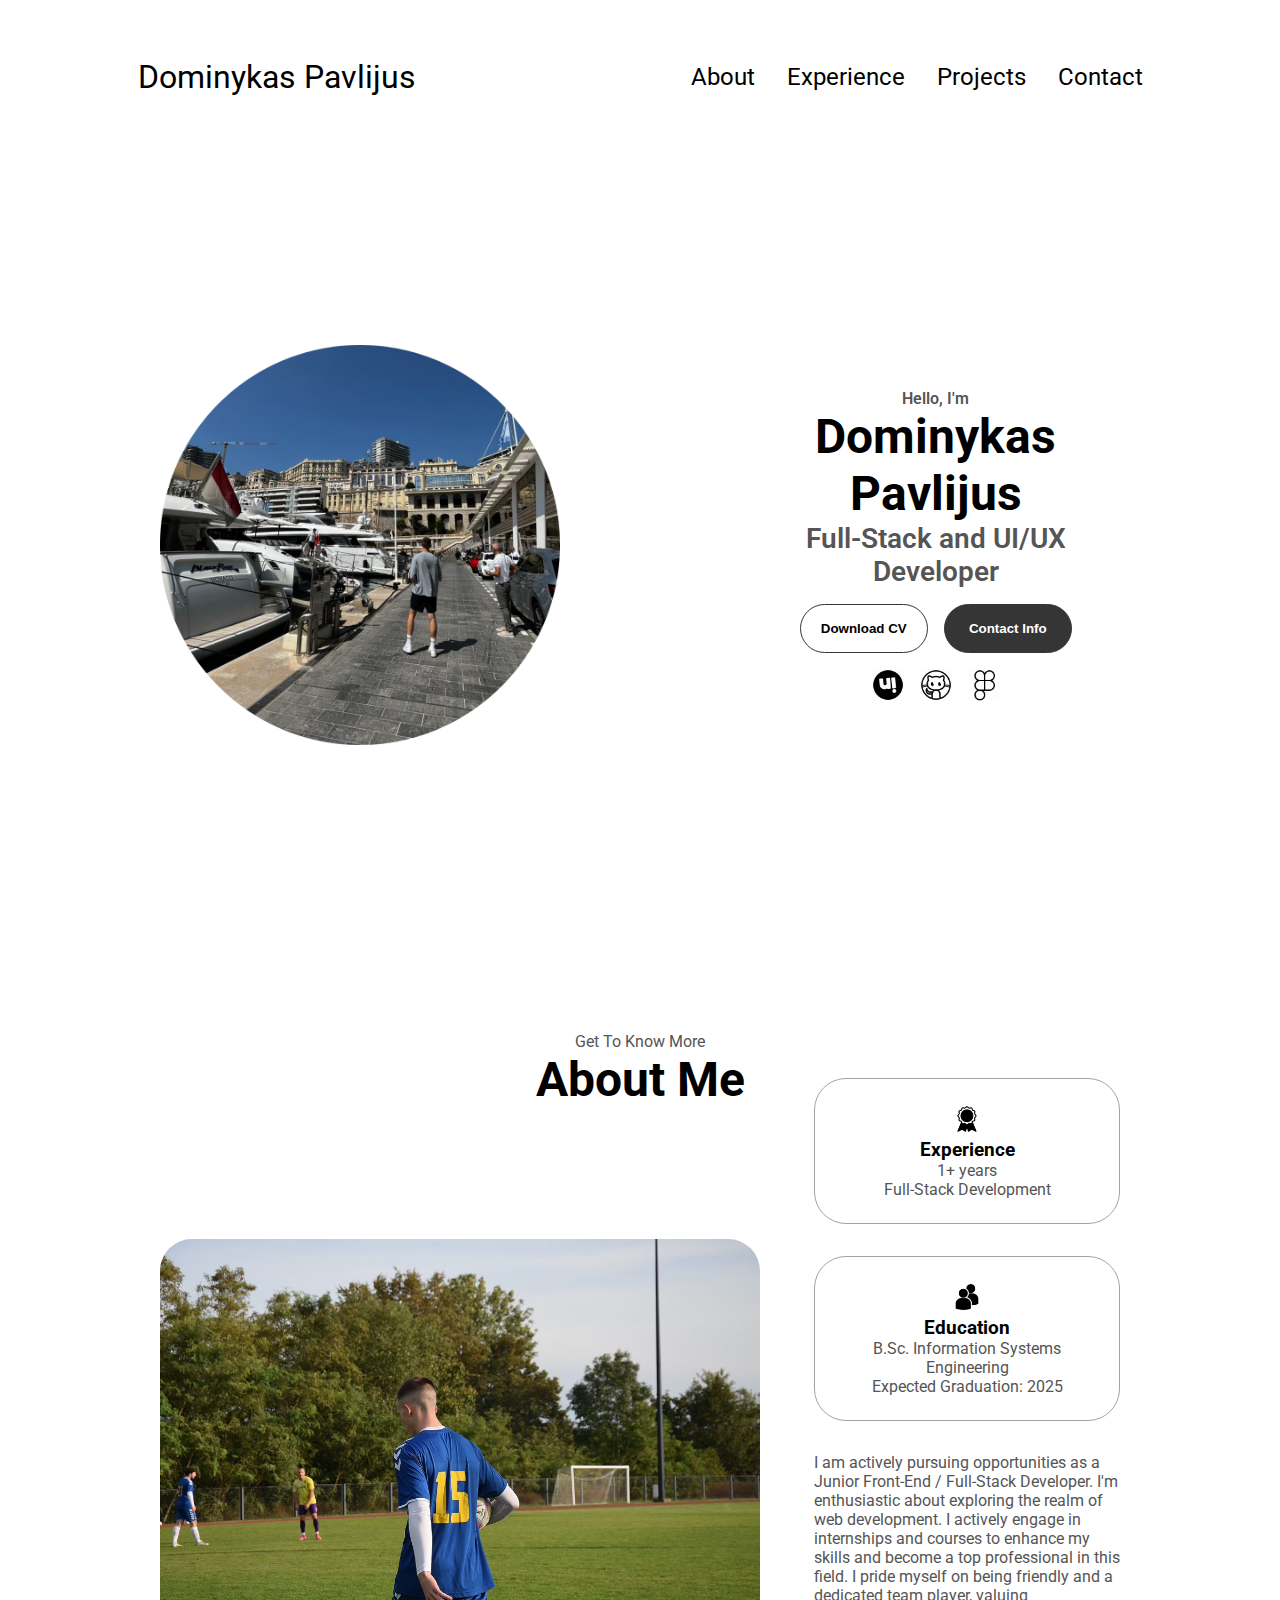
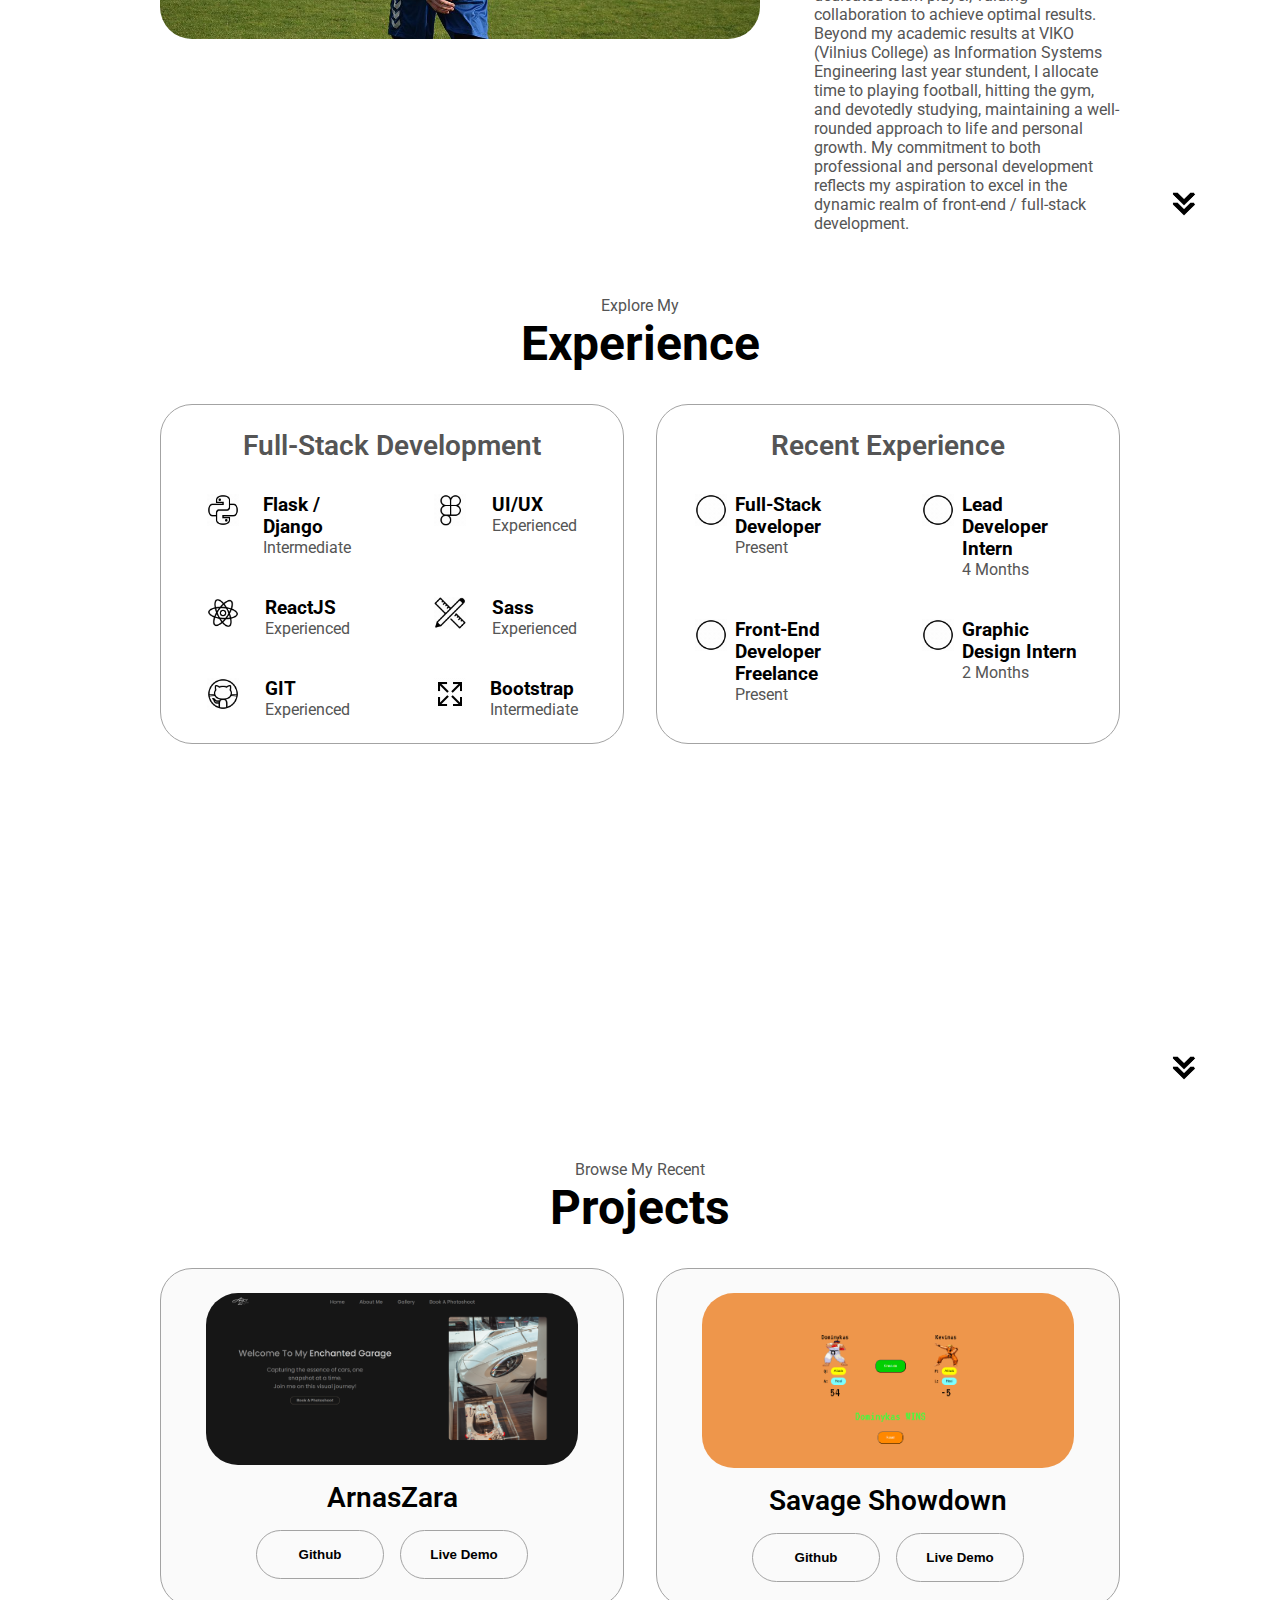
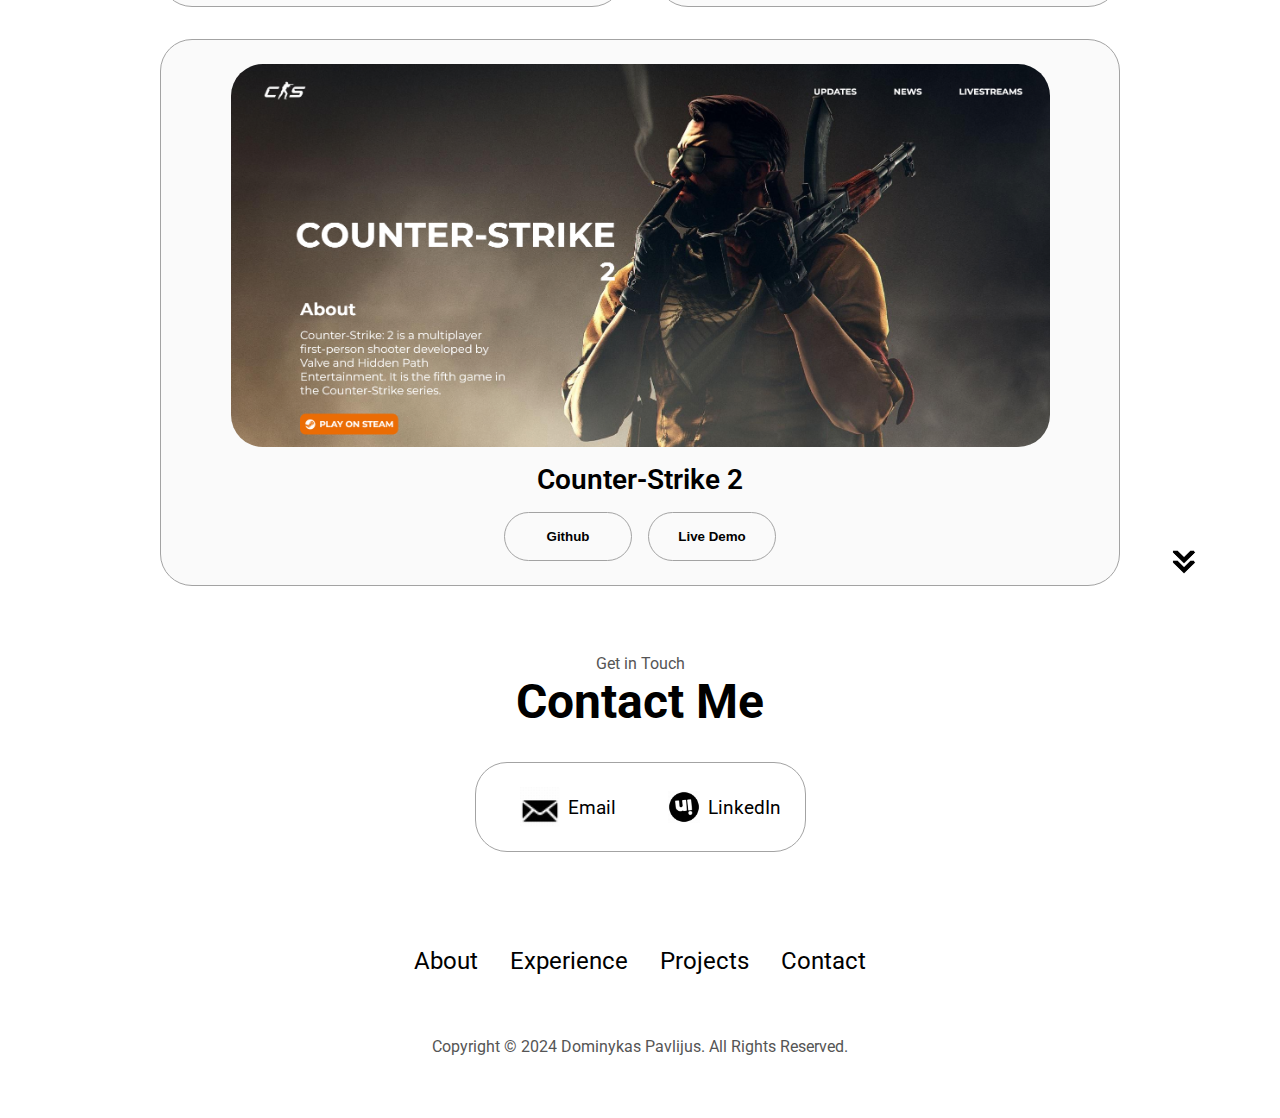
<file: index.html>
<!DOCTYPE html>
<html lang="en">
<head>
  <meta charset="UTF-8">
  <link rel="icon" href="../favicon/Logo.png" type="image/x-icon">
  <meta name="viewport" content="width=device-width, initial-scale=1.0">
  <link rel="stylesheet" href="style.css">
  <link rel="stylesheet" href="mediaqueries.css">
  <title>Dominykas Portfolio</title>
</head>
<body>
  <nav id="desktop-nav">
    <div class="logo">Dominykas Pavlijus</div>
    <div>
      <ul class="nav-links">
        <li><a href="#about">About</a></li>
        <li><a href="#experience">Experience</a></li>
        <li><a href="#projects">Projects</a></li>
        <li><a href="#contact">Contact</a></li>
      </ul>
    </div>
  </nav>
  <nav id="hamburger-nav">
    <div class="logo">Dominykas Pavlijus</div>
    <div class="hamburger-menu">
      <div class="hamburger-icon" onclick="toggleMenu()">
        <span></span>
        <span></span>
        <span></span>
      </div>
      <div class="menu-links">
        <li><a href="#about" onclick="toggleMenu()">About</a></li>
        <li><a href="#experience" onclick="toggleMenu()">Experience</a></li>
        <li><a href="#projects" onclick="toggleMenu()">Projects</a></li>
        <li><a href="#contact" onclick="toggleMenu()">Contact</a></li>
      </div>
    </div>
  </nav>
  <section id="profile">
    <div class="section__pic-container about-pic" >
      <img src="./assets/images/profile-pic.png" alt="Dominykas Pavlijus profile picture" />
    </div>
    <div class="section__text">
      <p class="section__text__p1">Hello, I'm</p>
      <h1 class="title">Dominykas Pavlijus</h1>
      <p class="section__text__p2">Full-Stack and UI/UX Developer</p>
      <div class="btn-container">
        <button
          class="btn btn-color-2"
          onclick="window.open('./assets/dominykas-pavlijus.pdf')"
        >
          Download CV
        </button>
        <button class="btn btn-color-1" onclick="location.href='./#contact'">
          Contact Info
        </button>
      </div>
      <div id="socials-container">
        <img
          src="./assets/gifs/linkedin.gif"
          alt="My LinkedIn profile"
          class="icon"
          onclick="location.href='https://www.linkedin.com/in/dominykas-pavlijus-138b41270/'"
        />
        <img
          src="./assets/gifs/github.gif"
          alt="My Github profile"
          class="icon"
          onclick="location.href='https://github.com/B0K1NG'"
        />
         <img
          src="./assets/gifs/figma.gif"
          alt="My Figma projects"
          class="icon"
          onclick="location.href='https://dribbble.com/B0K1NG'"
        />
      </div>
    </div>
  </section>

  <section id="about">
    <p class="section__text__p1">Get To Know More</p>
    <h1 class="title">About Me</h1>
    <div class="section-container">
      <div class="section__pic-container">
        <img
          src="./assets/images/about-pic.jpg"
          alt="Profile picture"
          class="about-pic"
        />
      </div>
      <div class="about-details-container">
        <div class="about-containers">
          <div class="details-container">
            <img
              src="./assets/images/experience.png"
              alt="Experience icon"
              class="icon"
            />
            <h3>Experience</h3>
            <p>1+ years <br />Full-Stack Development</p>
          </div>
          <div class="details-container">
            <img
              src="./assets/images/education.png"
              alt="Education icon"
              class="icon"
            />
            <h3>Education</h3>
            <p>B.Sc. Information Systems Engineering<br />Expected Graduation: 2025</p>
          </div>
        </div>
        <div class="text-container">
          <p>
            I am actively pursuing opportunities as a 
            Junior Front-End / Full-Stack Developer. 
            I'm enthusiastic about exploring the realm of 
            web development. I actively engage in internships 
            and courses to enhance my skills and become a top professional 
            in this field. I pride myself on being friendly and 
            a dedicated team player, valuing collaboration to 
            achieve optimal results. Beyond my academic results 
            at VIKO (Vilnius College) as Information Systems Engineering last year stundent, 
            I allocate time to playing football, hitting the gym, 
            and devotedly studying, maintaining a well-rounded 
            approach to life and personal growth. My commitment 
            to both professional and personal development reflects
            my aspiration to excel in the dynamic realm of 
            front-end / full-stack development.
          </p>
        </div>
      </div>
    </div>
    <img
      src="./assets/images/arrow.png"
      alt="Arrow icon"
      class="icon arrow"
      onclick="location.href='./#experience'"
    />
  </section>

  <section id="experience">
    <p class="section__text__p1">Explore My</p>
    <h1 class="title">Experience</h1>
    <div class="experience-details-container">
      <div class="about-containers">
        <div class="details-container">
          <h2 class="experience-sub-title">Full-Stack Development</h2>
          <div class="article-container">
            <article>
              <img
                src="./assets/gifs/django.gif"
                alt="Experience icon"
                class="HTML icon"
              />
              <div>
                <h3>Flask /<br> Django</h3>
                <p>Intermediate</p>
              </div>
            </article>
            <article>
              <img
                src="./assets/gifs/figma.gif"
                alt="Experience icon"
                class="CSS icon"
              />
              <div>
                <h3>UI/UX</h3>
                <p>Experienced</p>
              </div>
            </article>
            <article>
              <img
                src="./assets/gifs/reactjs.gif"
                alt="Experienced icon"
                class="ReactJS icon"
              />
              <div>
                <h3>ReactJS</h3>
                <p>Experienced</p>
              </div>
            </article>
            <article>
              <img
                src="./assets/gifs/sass.gif"
                alt="Experience icon"
                class="Sass icon"
              />
              <div>
                <h3>Sass</h3>
                <p>Experienced</p>
              </div>
            </article>
            <article>
              <img
                src="./assets/gifs/git.gif"
                alt="Experience icon"
                class="GIT icon"
              />
              <div>
                <h3>GIT</h3>
                <p>Experienced</p>
              </div>
            </article>
            <article>
              <img
                src="./assets/gifs/bootstrap.gif"
                alt="Experience icon"
                class="Bootstrap icon"
              />
              <div>
                <h3>Bootstrap</h3>
                <p>Intermediate</p>
              </div>
            </article>
          </div>
        </div>
        <div class="details-container">
          <h2 class="experience-sub-title">Recent Experience</h2>
          <div class="article-container">
            <article>
              <img
                src="./assets/gifs/checkmark.gif"
                alt="Experience icon"
                class="icon"
              />
              <div>
                <h3>Full-Stack Developer</h3>
                <p>Present</p>
              </div>
            </article>
            <article>
              <img
                src="./assets/gifs/checkmark.gif"
                alt="Experience icon"
                class="icon"
              />
              <div>
                <h3>Lead Developer Intern</h3>
                <p>4 Months</p>
              </div>
            </article>
            <article>
              <img
                src="./assets/gifs/checkmark.gif"
                alt="Experience icon"
                class="icon"
              />
              <div>
                <h3>Front-End Developer Freelance</h3>
                <p>Present</p>
              </div>
            </article>
            <article>
              <img
                src="./assets/gifs/checkmark.gif"
                alt="Experience icon"
                class="icon"
              />
              <div>
                <h3>Graphic Design Intern</h3>
                <p>2 Months</p>
              </div>
            </article>
          </div>
        </div>
      </div>
    </div>
    <img
      src="./assets/images/arrow.png"
      alt="Arrow icon"
      class="icon arrow"
      onclick="location.href='./#projects'"
    />
  </section>

  <section id="projects">
    <p class="section__text__p1">Browse My Recent</p>
    <h1 class="title">Projects</h1>
    <div class="experience-details-container">
      <div class="about-containers">
        <div class="details-container color-container">
          <div class="article-container">
            <img
              src="./assets/images/project-1.png"
              alt="Project 1"
              class="project-img"
            />
          </div>
          <h2 class="experience-sub-title project-title"> ArnasZara
          </h2>
          <div class="btn-container">
            <button
              class="btn btn-color-2 project-btn"
              onclick="location.href='https://github.com/B0K1NG/ArnasZara'"
            >
              Github
            </button>
            <button
              class="btn btn-color-2 project-btn"
              onclick="location.href='https://arnaszara.netlify.app/?fbclid=IwAR1WpRbQGztNMuTxYbV2M60af_AmKGlFNrhWk--4YTUObiBshKEoyRp9QPg'"
            >
              Live Demo
            </button>
          </div>
        </div>
        <div class="details-container color-container">
          <div class="article-container">
            <img
              src="./assets/images/project-2.png"
              alt="Project 2"
              class="project-img"
            />
          </div>
          <h2 class="experience-sub-title project-title">Savage Showdown</h2>
          <div class="btn-container">
            <button
              class="btn btn-color-2 project-btn"
              onclick="location.href='https://github.com/B0K1NG/Savage-Showdown'"
            >
              Github
            </button>
            <button
              class="btn btn-color-2 project-btn"
              onclick="location.href='https://b0k1ng.github.io/Savage-Showdown/'"
            >
              Live Demo
            </button>
          </div>
        </div>
        <div class="details-container color-container">
          <div class="article-container">
            <img
              src="./assets/images/project-3.png"
              alt="Project 3"
              class="project-img"
            />
          </div>
          <h2 class="experience-sub-title project-title">Counter-Strike 2</h2>
          <div class="btn-container">
            <button
              class="btn btn-color-2 project-btn"
              onclick="location.href='https://github.com/B0K1NG/Counter-Strike-2'"
            >
              Github
            </button>
            <button
              class="btn btn-color-2 project-btn"
              onclick="location.href='https://counter-strike-2.netlify.app/'"
            >
              Live Demo
            </button>
          </div>
        </div>
      </div>
    </div>
    <img
      src="./assets/images/arrow.png"
      alt="Arrow icon"
      class="icon arrow"
      onclick="location.href='./#contact'"
    />
  </section>

</section>
<section id="contact">
  <p class="section__text__p1">Get in Touch</p>
  <h1 class="title">Contact Me</h1>
  <div class="contact-info-upper-container">
    <div class="contact-info-container">
      <img
        src="./assets/gifs/email.gif"
        alt="Email icon"
        class="icon contact-icon email-icon"
      />
      <p><a href="mailto:dominykaspavlijus@gmail.com">Email</a></p>
    </div>
    <div class="contact-info-container">
      <img
        src="./assets/gifs/linkedin.gif"
        alt="LinkedIn icon"
        class="icon contact-icon"
      />
      <p><a href="https://www.linkedin.com/in/dominykas-pavlijus-138b41270/">LinkedIn</a></p>
    </div>
  </div>
</section>
<footer>
  <nav>
    <div class="nav-links-container">
      <ul class="nav-links">
        <li><a href="#about">About</a></li>
        <li><a href="#experience">Experience</a></li>
        <li><a href="#projects">Projects</a></li>
        <li><a href="#contact">Contact</a></li>
      </ul>
    </div>
  </nav>
  <p>Copyright &#169; 2024 Dominykas Pavlijus. All Rights Reserved.</p>
</footer>
<script src="script.js"></script>
</body>
</html>
</file>
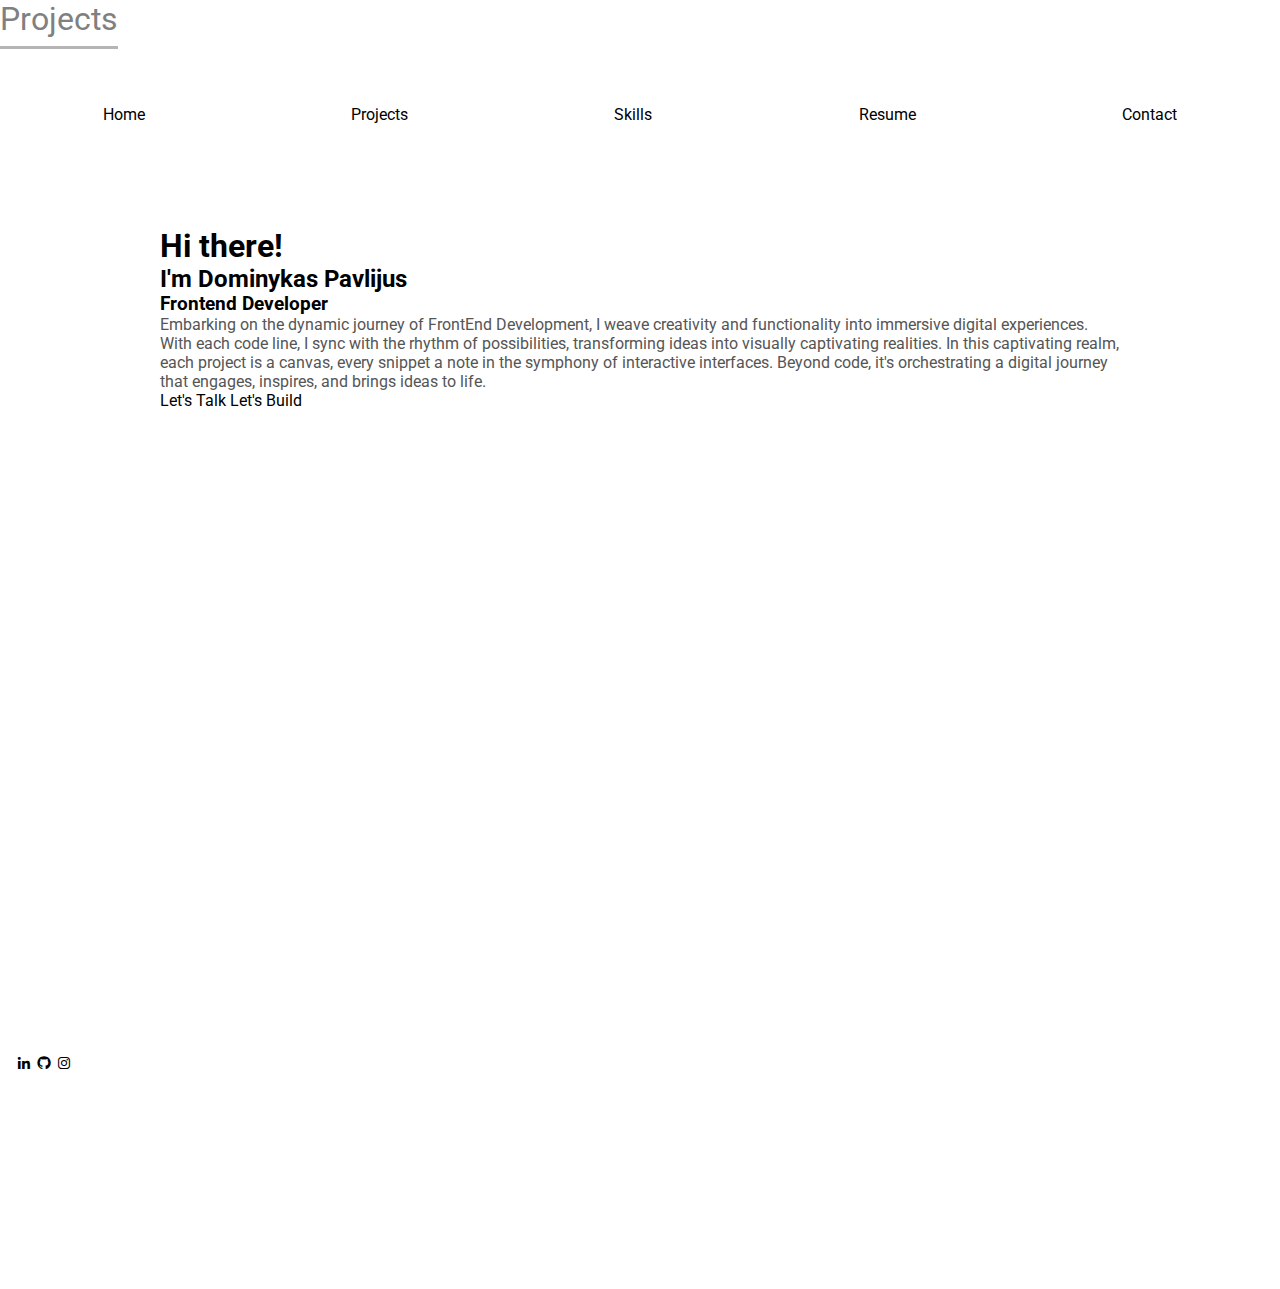
<file: contact.html>
<!DOCTYPE html>
<html>
    <head>
        <title>Dominykas Portfolio</title>
        <link href="style.css" rel="stylesheet">
        <link href='https://unpkg.com/boxicons@2.1.4/css/boxicons.min.css' rel='stylesheet'>
    </head>
<body>
    
    <header class="header">
        <a href="#" class ="logo">Projects</a>

        <nav class="navbar">
            <a href="home.html">Home</a>
            <a href="projects.html" >Projects</a>
            <a href="skills.html">Skills</a>
            <a href="resume.html">Resume</a>
            <a href="contact.html" class="active">Contact</a>
            
        </nav>
         </header>
    <main>
        <section class="home">
               <div class="home-content">
                   <h1>Hi there! </h1>
                   <h2>I'm Dominykas Pavlijus</h2>
                   <h3>Frontend Developer</h3>
                   <p>
                       Embarking on the dynamic journey of FrontEnd Development, I weave creativity and functionality into immersive digital experiences. With each code line, I sync with the rhythm of possibilities, transforming ideas into visually captivating realities. In this captivating realm, each project is a canvas, every snippet a note in the symphony of interactive interfaces. Beyond code, it's orchestrating a digital journey that engages, inspires, and brings ideas to life.
                       </p>
                    <div class="btn-box"> 
                        <a href="#let's talk">Let's Talk</a>
                        <a href="#let's build">Let's Build</a>
                    </div>
                </div>
            </section>
        </main>
        <footer>
            <div class="home-links">
                <a href="https://www.linkedin.com/in/dominykas-pavlijus-138b41270/" target="_blank"><i class='bx bxl-linkedin'></i></a> 
                <a href="https://github.com/B0K1NG" target="_blank"><i class='bx bxl-github' ></i></a> 
                <a href="https://www.instagram.com/ig_dominykas/" target="_blank"><i class='bx bxl-instagram' ></i></a> 
            </div>
        </footer>
    </body>
    </html>
    


     <!-- Your HTML content goes here -->
</file>
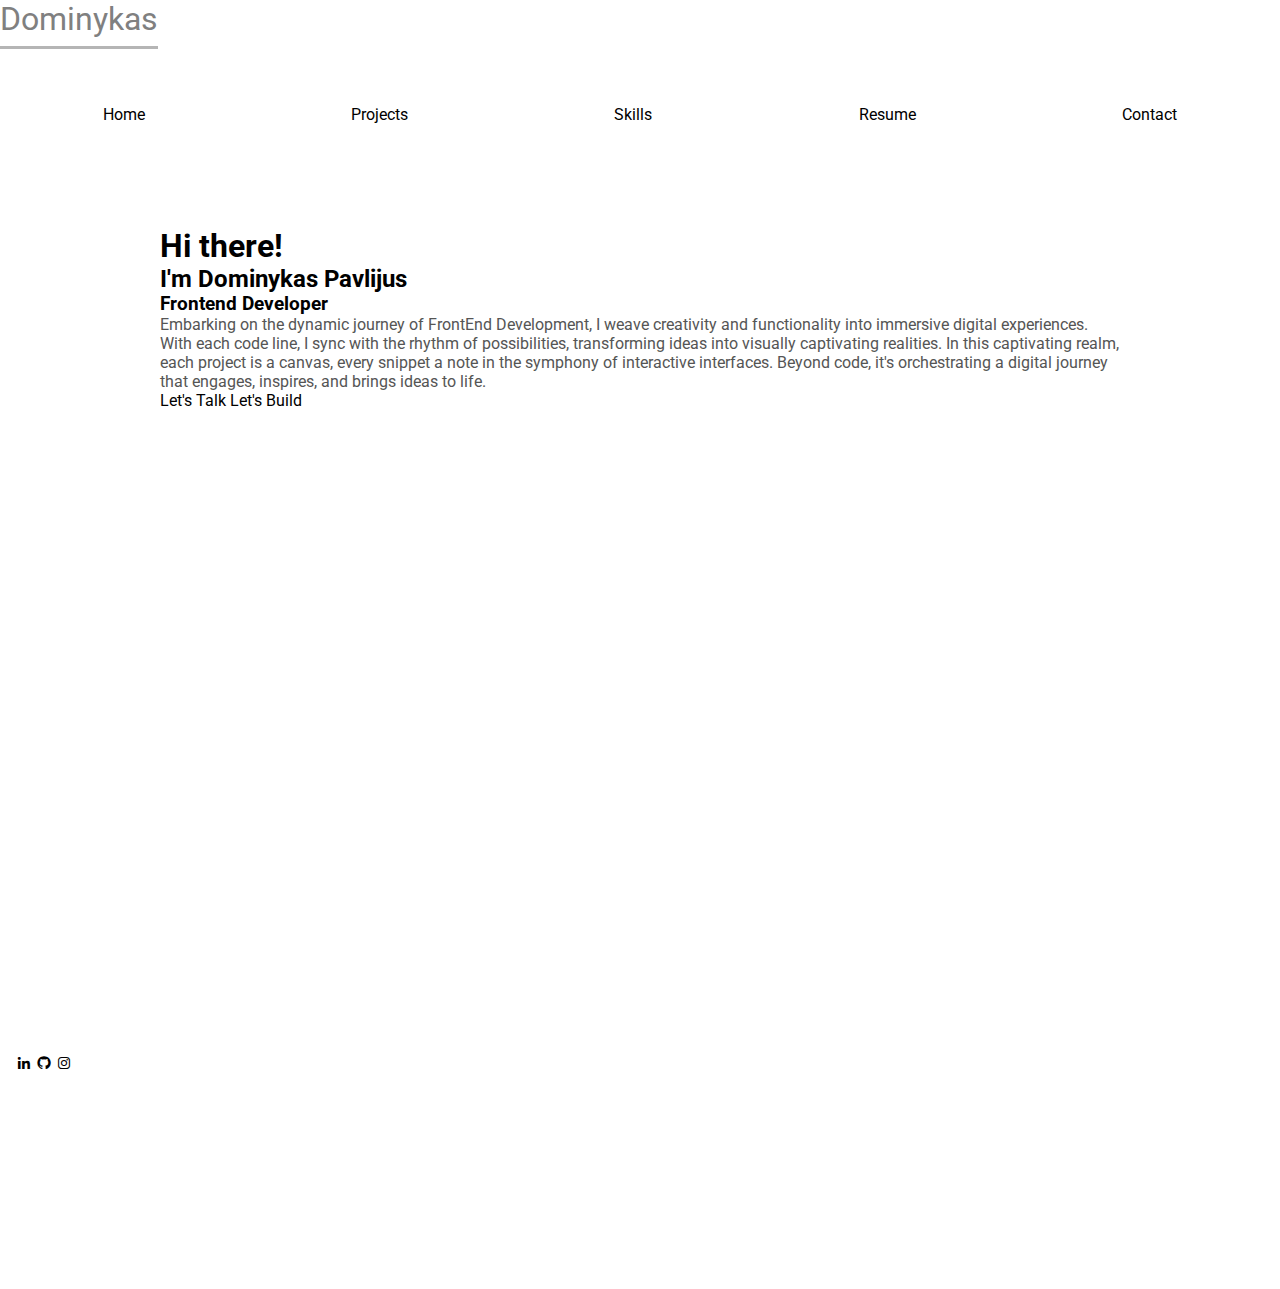
<file: home.html>
<!DOCTYPE html>
<html>
    <head>
        <title>Dominykas Portfolio</title>
        <link href="style.css" rel="stylesheet">
        <link href='https://unpkg.com/boxicons@2.1.4/css/boxicons.min.css' rel='stylesheet'>
    </head>
<body>
    
    <header class="header">
        <a href="#" class ="logo">Dominykas</a>

        <nav class="navbar">
            <a href="home.html" class="active">Home</a>
            <a href="projects.html">Projects</a>
            <a href="skills.html">Skills</a>
            <a href="resume.html">Resume</a>
            <a href="contact.html">Contact</a>
            
        </nav>
         </header>
         
         <main>
         <section class="home">
            <div class="home-content">
                <h1>Hi there! </h1>
                <h2>I'm Dominykas Pavlijus</h2>
                <h3>Frontend Developer</h3>
                <p>
                    Embarking on the dynamic journey of FrontEnd Development, I weave creativity and functionality into immersive digital experiences. With each code line, I sync with the rhythm of possibilities, transforming ideas into visually captivating realities. In this captivating realm, each project is a canvas, every snippet a note in the symphony of interactive interfaces. Beyond code, it's orchestrating a digital journey that engages, inspires, and brings ideas to life.
                    </p>
                    <div class="btn-box"> 
                        <a href="contact.html">Let's Talk</a>
                        <a href="https://github.com/B0K1NG">Let's Build</a>
                    </div>
            </div>
         </section>
        </main>
    <footer>
        <div class="home-links">
            <a href="https://www.linkedin.com/in/dominykas-pavlijus-138b41270/" target="_blank"><i class='bx bxl-linkedin'></i></a> 
            <a href="https://github.com/B0K1NG" target="_blank"><i class='bx bxl-github' ></i></a> 
            <a href="https://www.instagram.com/ig_dominykas/" target="_blank"><i class='bx bxl-instagram' ></i></a> 
            </div>
    </footer>
</body>
    </html>


     <!-- Your HTML content goes here -->
</file>
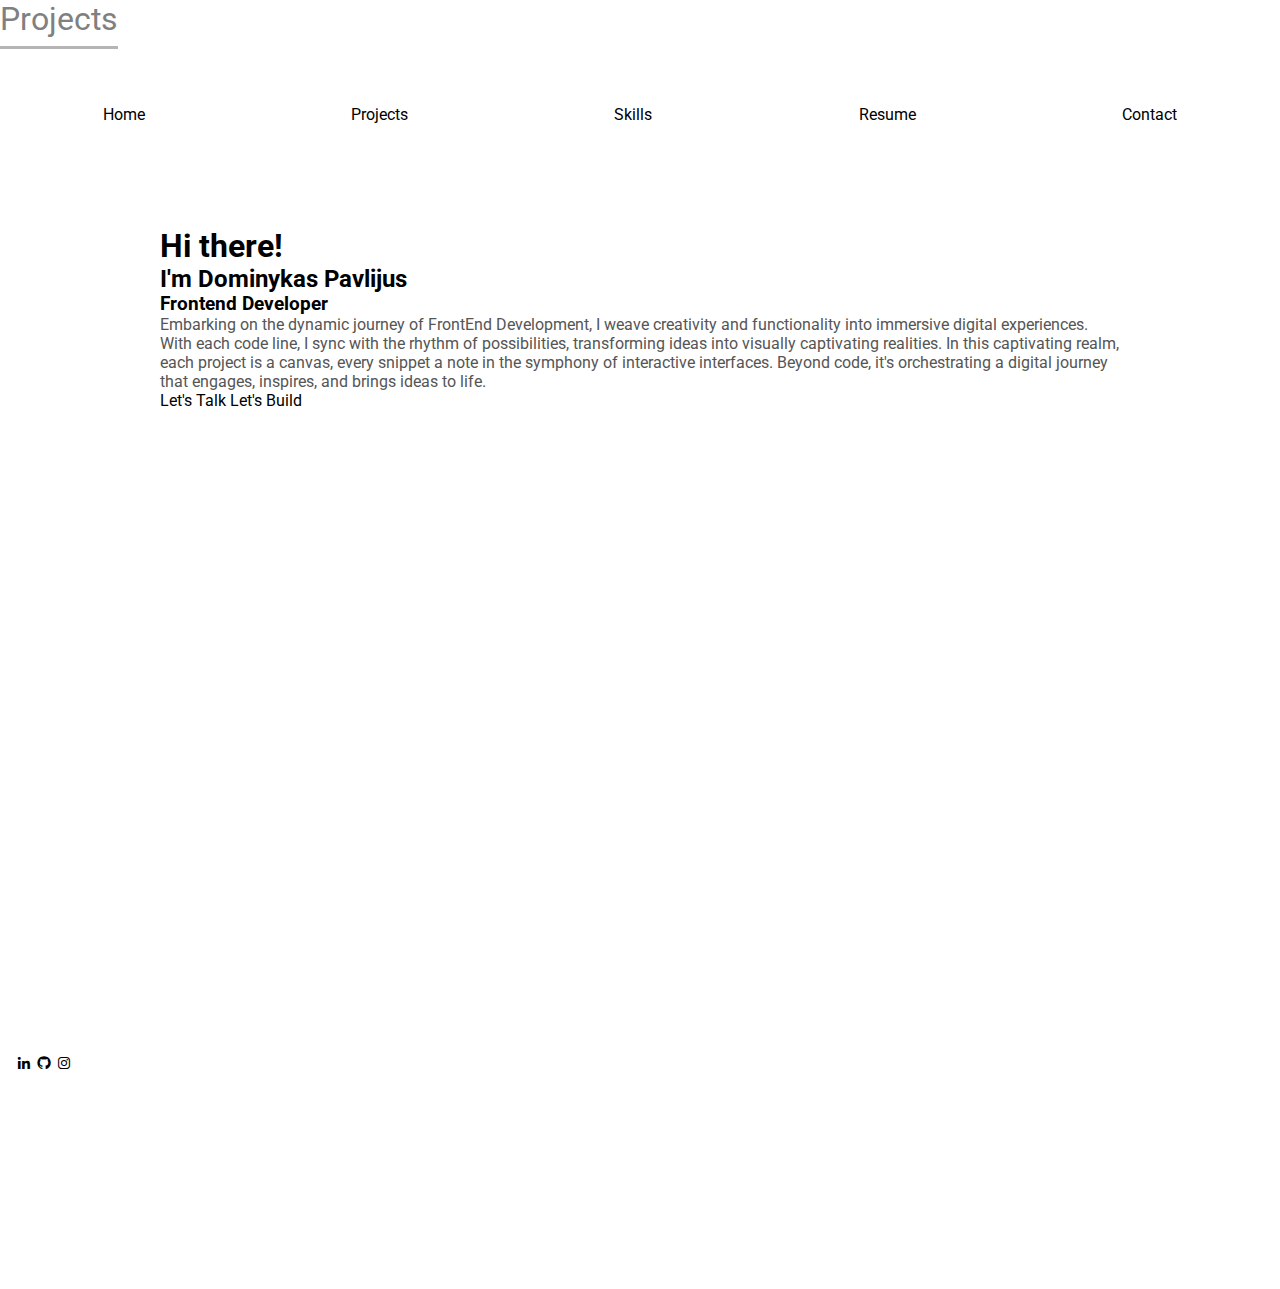
<file: projects.html>
<!DOCTYPE html>
<html>
    <head>
        <title>Dominykas Portfolio</title>
        <link href="style.css" rel="stylesheet">
        <link href='https://unpkg.com/boxicons@2.1.4/css/boxicons.min.css' rel='stylesheet'>
    </head>
<body>
    
    <header class="header">
        <a href="#" class ="logo">Projects</a>

        <nav class="navbar">
            <a href="home.html">Home</a>
            <a href="projects.html" class="active">Projects</a>
            <a href="skills.html">Skills</a>
            <a href="resume.html">Resume</a>
            <a href="contact.html">Contact</a>
            
        </nav>
         </header>
    <main>
        <section class="home">
               <div class="home-content">
                   <h1>Hi there! </h1>
                   <h2>I'm Dominykas Pavlijus</h2>
                   <h3>Frontend Developer</h3>
                   <p>
                       Embarking on the dynamic journey of FrontEnd Development, I weave creativity and functionality into immersive digital experiences. With each code line, I sync with the rhythm of possibilities, transforming ideas into visually captivating realities. In this captivating realm, each project is a canvas, every snippet a note in the symphony of interactive interfaces. Beyond code, it's orchestrating a digital journey that engages, inspires, and brings ideas to life.
                       </p>
                    <div class="btn-box"> 
                        <a href="#let's talk">Let's Talk</a>
                        <a href="#let's build">Let's Build</a>
                    </div>
                </div>
            </section>
        </main>
        <footer>
            <div class="home-links">
                <a href="https://www.linkedin.com/in/dominykas-pavlijus-138b41270/" target="_blank"><i class='bx bxl-linkedin'></i></a> 
                <a href="https://github.com/B0K1NG" target="_blank"><i class='bx bxl-github' ></i></a> 
                <a href="https://www.instagram.com/ig_dominykas/" target="_blank"><i class='bx bxl-instagram' ></i></a> 
            </div>
        </footer>
    </body>
    </html>
    


     <!-- Your HTML content goes here -->
</file>
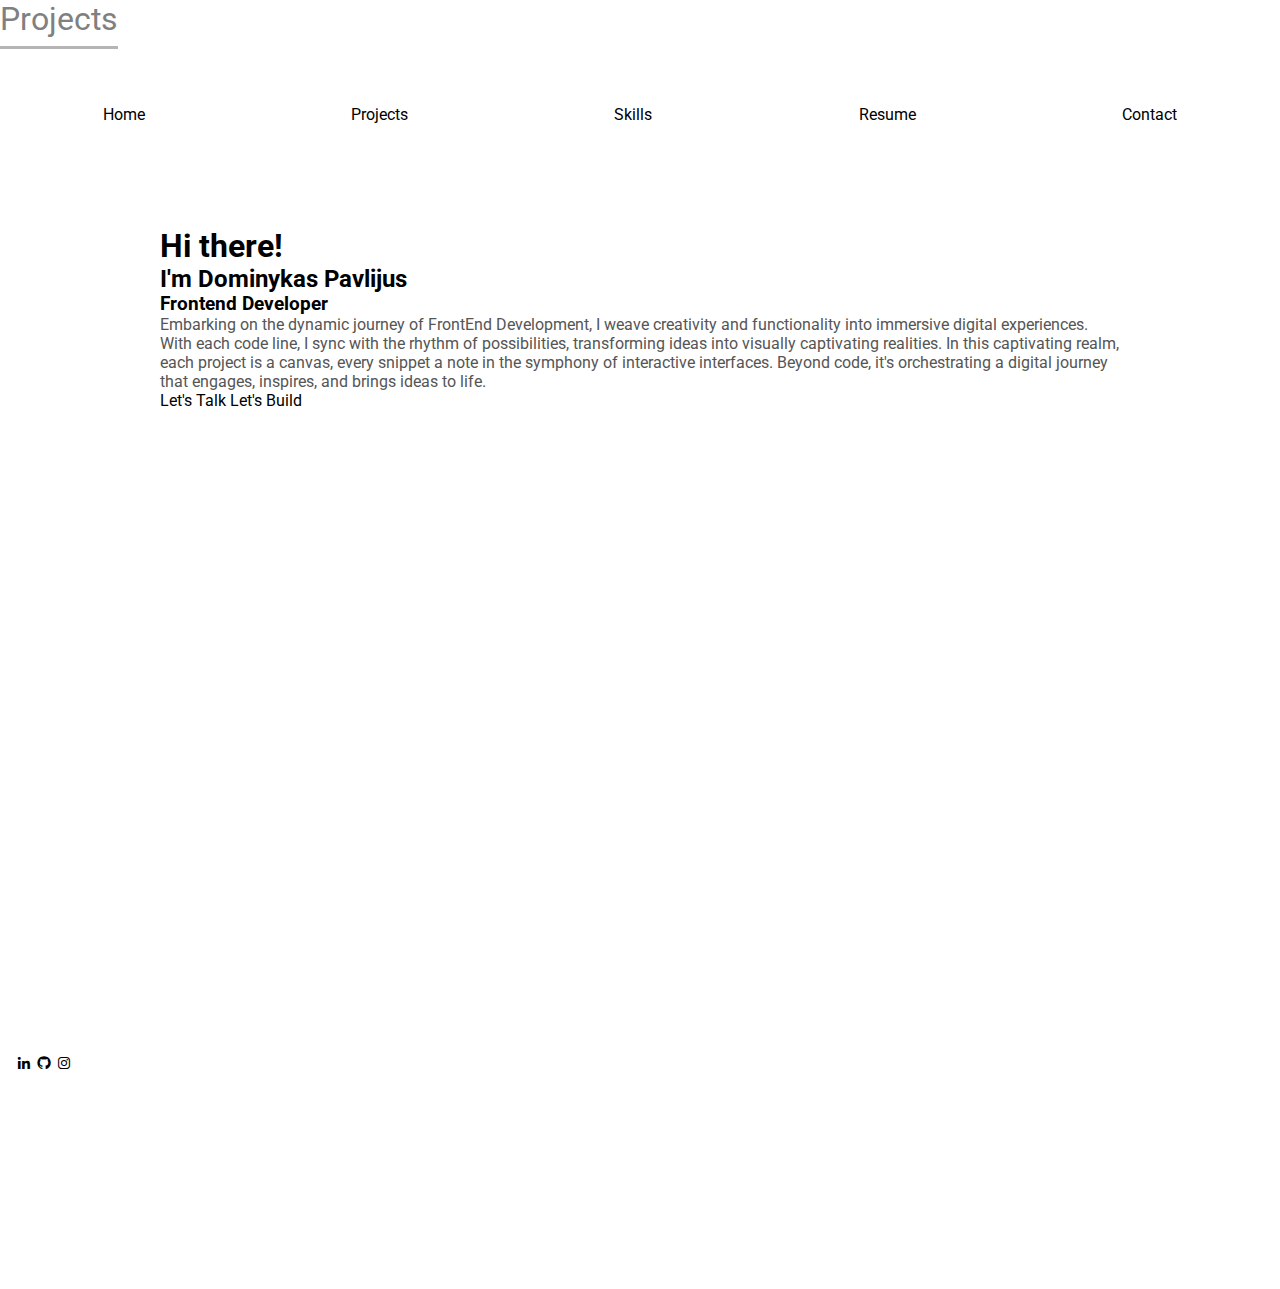
<file: resume.html>
<!DOCTYPE html>
<html>
    <head>
        <title>Dominykas Portfolio</title>
        <link href="style.css" rel="stylesheet">
        <link href='https://unpkg.com/boxicons@2.1.4/css/boxicons.min.css' rel='stylesheet'>
    </head>
<body>
    
    <header class="header">
        <a href="#" class ="logo">Projects</a>

        <nav class="navbar">
            <a href="home.html">Home</a>
            <a href="projects.html" >Projects</a>
            <a href="skills.html">Skills</a>
            <a href="resume.html" class="active">Resume</a>
            <a href="contact.html">Contact</a>
            
        </nav>
         </header>
    <main>
        <section class="home">
               <div class="home-content">
                   <h1>Hi there! </h1>
                   <h2>I'm Dominykas Pavlijus</h2>
                   <h3>Frontend Developer</h3>
                   <p>
                       Embarking on the dynamic journey of FrontEnd Development, I weave creativity and functionality into immersive digital experiences. With each code line, I sync with the rhythm of possibilities, transforming ideas into visually captivating realities. In this captivating realm, each project is a canvas, every snippet a note in the symphony of interactive interfaces. Beyond code, it's orchestrating a digital journey that engages, inspires, and brings ideas to life.
                       </p>
                    <div class="btn-box"> 
                        <a href="#let's talk">Let's Talk</a>
                        <a href="#let's build">Let's Build</a>
                    </div>
                </div>
            </section>
        </main>
        <footer>
            <div class="home-links">
                <a href="https://www.linkedin.com/in/dominykas-pavlijus-138b41270/" target="_blank"><i class='bx bxl-linkedin'></i></a> 
                <a href="https://github.com/B0K1NG" target="_blank"><i class='bx bxl-github' ></i></a> 
                <a href="https://www.instagram.com/ig_dominykas/" target="_blank"><i class='bx bxl-instagram' ></i></a> 
            </div>
        </footer>
    </body>
    </html>
    


     <!-- Your HTML content goes here -->
</file>
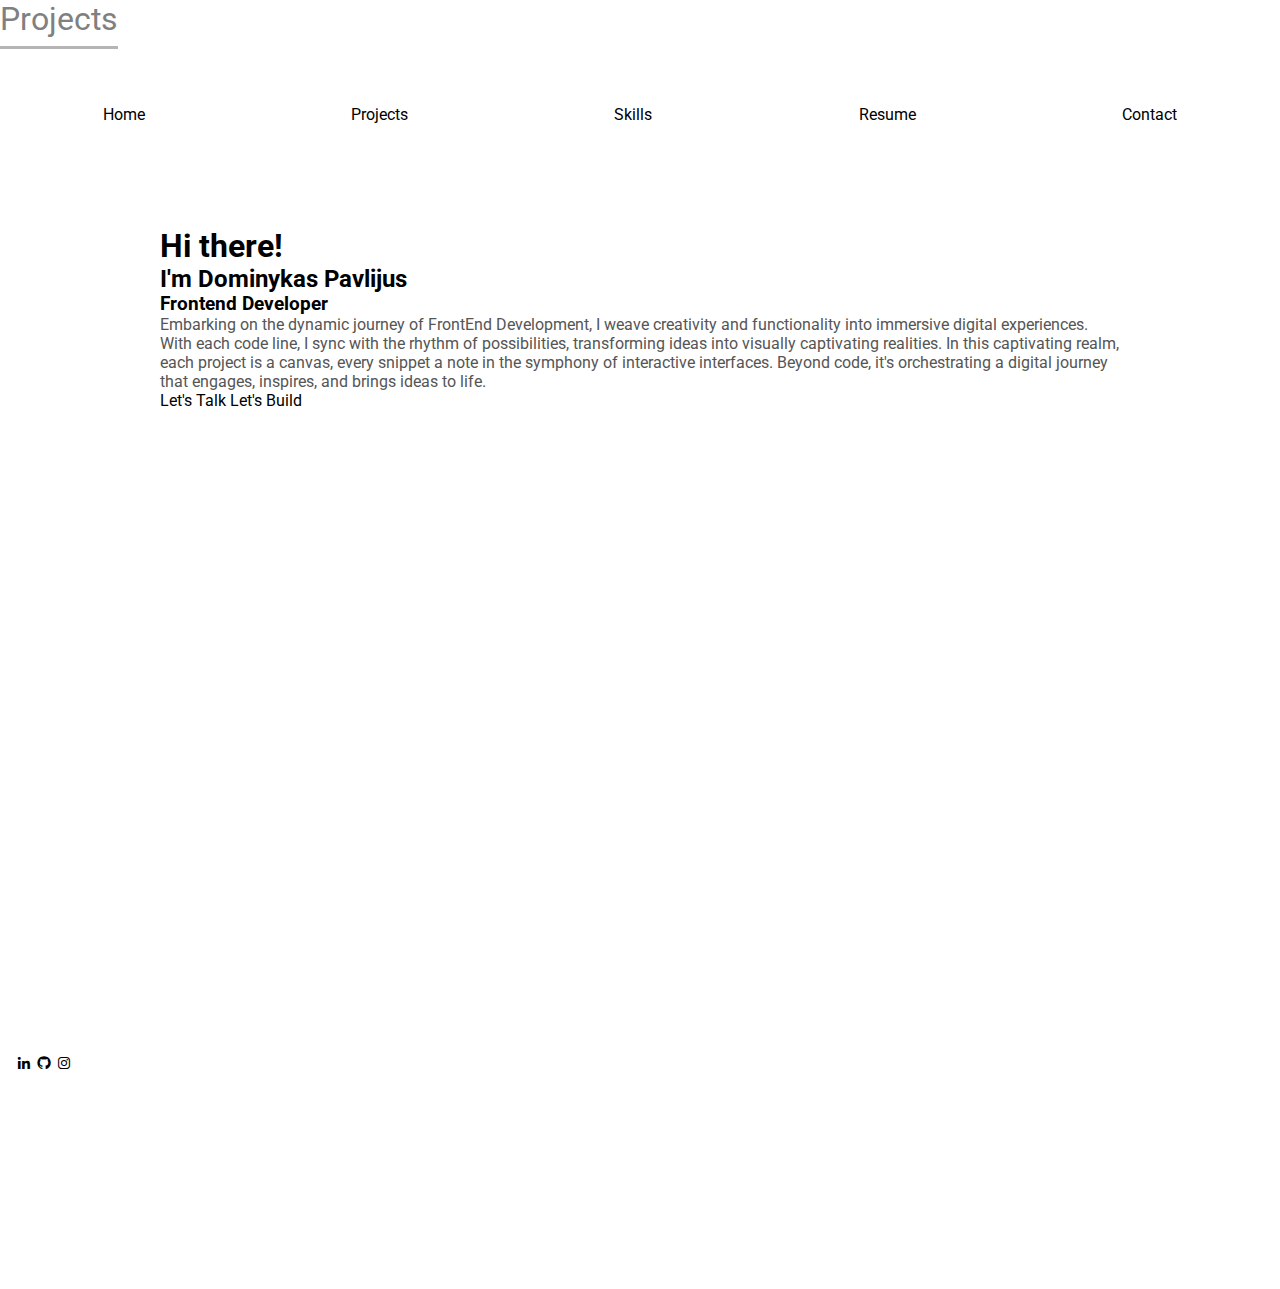
<file: skills.html>
<!DOCTYPE html>
<html>
    <head>
        <title>Dominykas Portfolio</title>
        <link href="style.css" rel="stylesheet">
        <link href='https://unpkg.com/boxicons@2.1.4/css/boxicons.min.css' rel='stylesheet'>
    </head>
<body>
    
    <header class="header">
        <a href="#" class ="logo">Projects</a>

        <nav class="navbar">
            <a href="home.html">Home</a>
            <a href="projects.html" >Projects</a>
            <a href="skills.html" class="active">Skills</a>
            <a href="resume.html">Resume</a>
            <a href="contact.html">Contact</a>
            
        </nav>
         </header>
    <main>
        <section class="home">
               <div class="home-content">
                   <h1>Hi there! </h1>
                   <h2>I'm Dominykas Pavlijus</h2>
                   <h3>Frontend Developer</h3>
                   <p>
                       Embarking on the dynamic journey of FrontEnd Development, I weave creativity and functionality into immersive digital experiences. With each code line, I sync with the rhythm of possibilities, transforming ideas into visually captivating realities. In this captivating realm, each project is a canvas, every snippet a note in the symphony of interactive interfaces. Beyond code, it's orchestrating a digital journey that engages, inspires, and brings ideas to life.
                       </p>
                    <div class="btn-box"> 
                        <a href="#let's talk">Let's Talk</a>
                        <a href="#let's build">Let's Build</a>
                    </div>
                </div>
            </section>
           </main>

    <footer>
        <div class="home-links">
            <a href="https://www.linkedin.com/in/dominykas-pavlijus-138b41270/" target="_blank"><i class='bx bxl-linkedin'></i></a> 
            <a href="https://github.com/B0K1NG" target="_blank"><i class='bx bxl-github' ></i></a> 
            <a href="https://www.instagram.com/ig_dominykas/" target="_blank"><i class='bx bxl-instagram' ></i></a> 
        </div>
    </footer>
</body>
</html>



     <!-- Your HTML content goes here -->
</file>
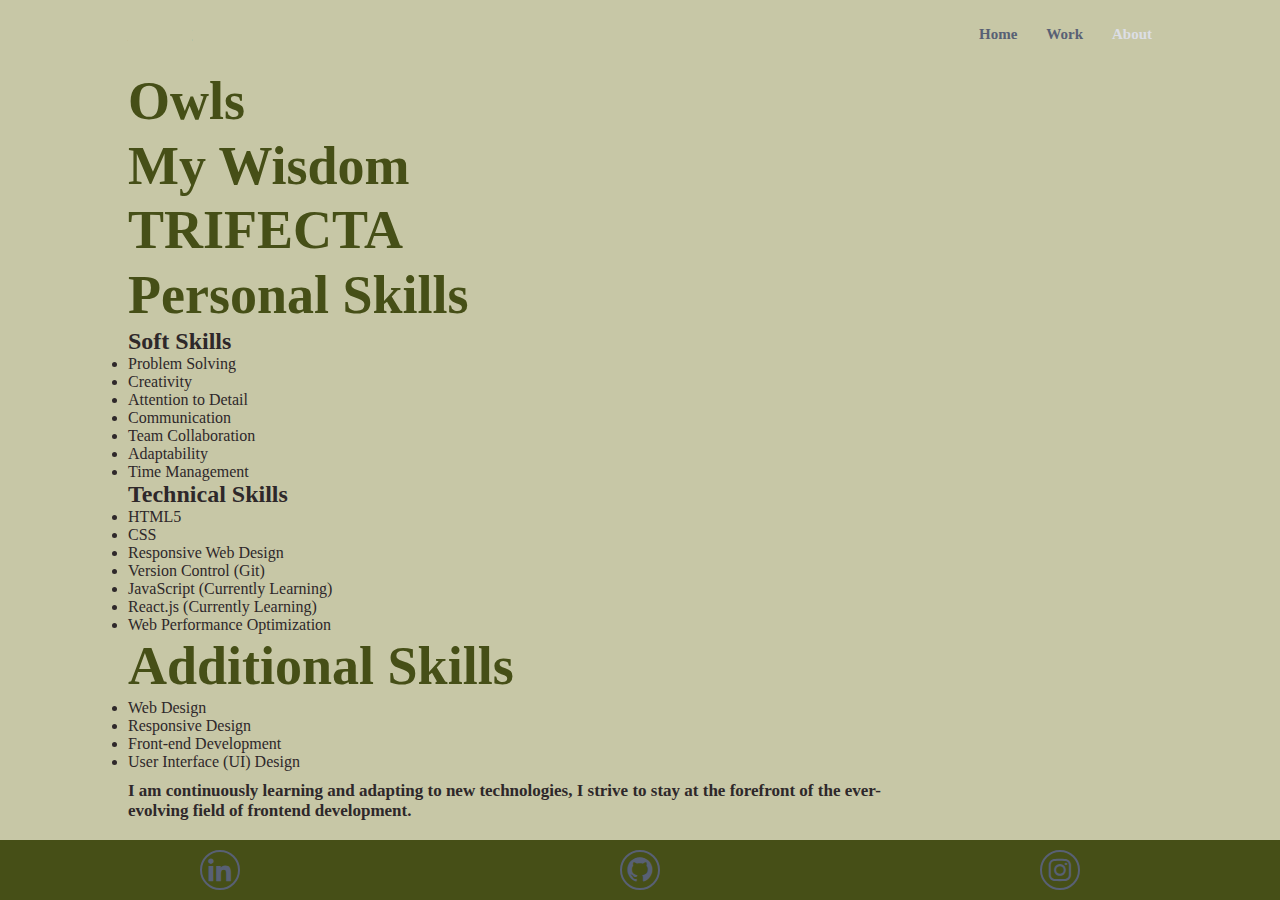
<file: HTML/about.html>
<!DOCTYPE html>
<html lang="en">
<head>
    <meta charset="UTF-8">
    <meta name="viewport" content="width=device-width, initial-scale=1.0">
    <title>Dominykas Portfolio - About</title>
    <link href="../Style/style.css" rel="stylesheet">
    <link href='https://unpkg.com/boxicons@2.1.4/css/boxicons.min.css' rel='stylesheet'>
</head>
<body>

    <header class="header">
        <a href="#" class="logo">About</a>

        <nav class="navbar">
            <a href="home.html">Home</a>
            <a href="work.html">Work</a>
            <a href="#about.html" class="active">About</a>
        </nav>
    </header>

    <main>
        <section id="skills" class="skills">
            <div class="skills-content">
                <div class="about">
                    <h1 class="code">Coding</h1>
                    <h1 class="f1">Formula 1</h1>
                    <h1 class="owls">Owls</h1>
                    <div class="about">
                    <h1 class="my-wisdom">My Wisdom</h1>
                    <h1 class="trifecta">TRIFECTA</h1>
                </div>
                
                <h1>Personal Skills</h1>
    
                <div class="skills-wrapper">
                    <div class="soft-skills">
                        <h2>Soft Skills</h2>
                        <ul>
                            <!-- Soft skills list -->
                            <li>Problem Solving</li>
                            <li>Creativity</li>
                            <li>Attention to Detail</li>
                            <li>Communication</li>
                            <li>Team Collaboration</li>
                            <li>Adaptability</li>
                            <li>Time Management</li>
                        </ul>
                    </div>
    
                    <div class="technical-skills">
                        <h2>Technical Skills</h2>
                        <ul>
                            <!-- Technical skills list -->
                            <li>HTML5</li>
                            <li>CSS</li>
                            <li>Responsive Web Design</li>
                            <li>Version Control (Git)</li>
                            <li>JavaScript (Currently Learning)</li>
                            <li>React.js (Currently Learning)</li>
                            <li>Web Performance Optimization</li>
                        </ul>
                    </div>
                </div>
    
                <div class="additional-skills">
                    <h1>Additional Skills</h1>
                    <ul>
                        <!-- Additional skills list -->
                        <li>Web Design</li>
                        <li>Responsive Design</li>
                        <li>Front-end Development</li>
                        <li>User Interface (UI) Design</li>
                    </ul>
                </div>
    
                <p>
                    I am continuously learning and adapting to new technologies, I strive to stay at the forefront of the ever-evolving field of frontend development.
                </p>
            </div>
        </section>
    </main>
    <footer class="footer">
        <div class="footer-links">
            <a href="https://www.linkedin.com/in/dominykas-pavlijus-138b41270/" target="_blank"><i class='bx bxl-linkedin'></i></a> 
            <a href="https://github.com/B0K1NG" target="_blank"><i class='bx bxl-github' ></i></a> 
            <a href="https://www.instagram.com/ig_dominykas/" target="_blank"><i class='bx bxl-instagram' ></i></a> 
        </div>
    </footer>
</body>
</html>
</file>
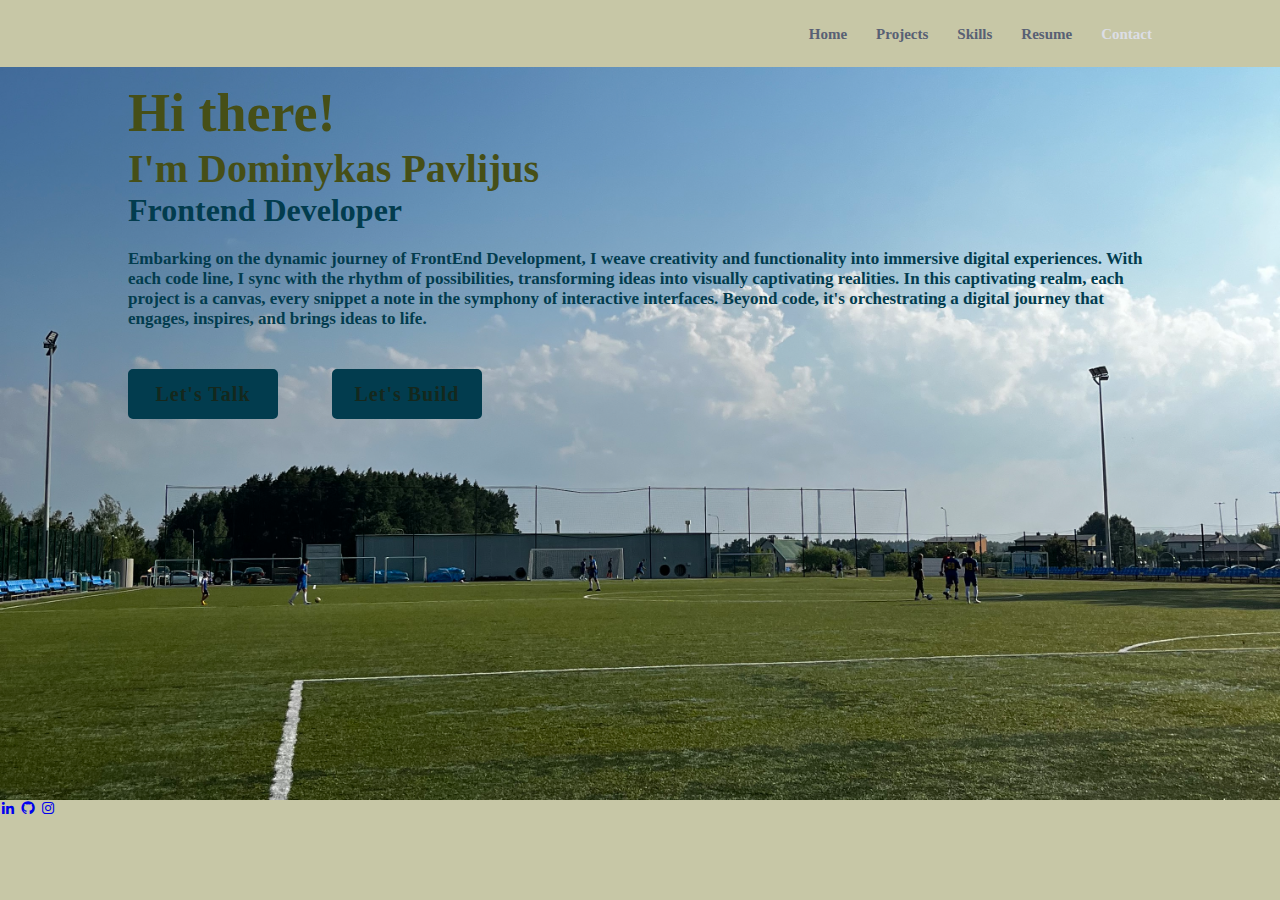
<file: HTML/contact.html>
<!DOCTYPE html>
<html>
    <head>
        <title>Contact</title>
        <link href="../Style/style.css" rel="stylesheet">
        <link href='https://unpkg.com/boxicons@2.1.4/css/boxicons.min.css' rel='stylesheet'>
    </head>
<body>
    
    <header class="header">
        <a href="#" class ="logo">Contact Information</a>

        <nav class="navbar">
            <a href="home.html">Home</a>
            <a href="projects.html" >Projects</a>
            <a href="skills.html">Skills</a>
            <a href="resume.html">Resume</a>
            <a href="contact.html" class="active">Contact</a>
            
        </nav>
         </header>
    <main>
        <section class="home">
               <div class="home-content">
                   <h1>Hi there! </h1>
                   <h2>I'm Dominykas Pavlijus</h2>
                   <h3>Frontend Developer</h3>
                   <p>
                       Embarking on the dynamic journey of FrontEnd Development, I weave creativity and functionality into immersive digital experiences. With each code line, I sync with the rhythm of possibilities, transforming ideas into visually captivating realities. In this captivating realm, each project is a canvas, every snippet a note in the symphony of interactive interfaces. Beyond code, it's orchestrating a digital journey that engages, inspires, and brings ideas to life.
                       </p>
                    <div class="btn-box"> 
                        <a href="#let's talk">Let's Talk</a>
                        <a href="#let's build">Let's Build</a>
                    </div>
                </div>
            </section>
        </main>
        <footer>
            <div class="home-links">
                <a href="https://www.linkedin.com/in/dominykas-pavlijus-138b41270/" target="_blank"><i class='bx bxl-linkedin'></i></a> 
                <a href="https://github.com/B0K1NG" target="_blank"><i class='bx bxl-github' ></i></a> 
                <a href="https://www.instagram.com/ig_dominykas/" target="_blank"><i class='bx bxl-instagram' ></i></a> 
            </div>
        </footer>
    </body>
    </html>
    


     <!-- Your HTML content goes here -->
</file>
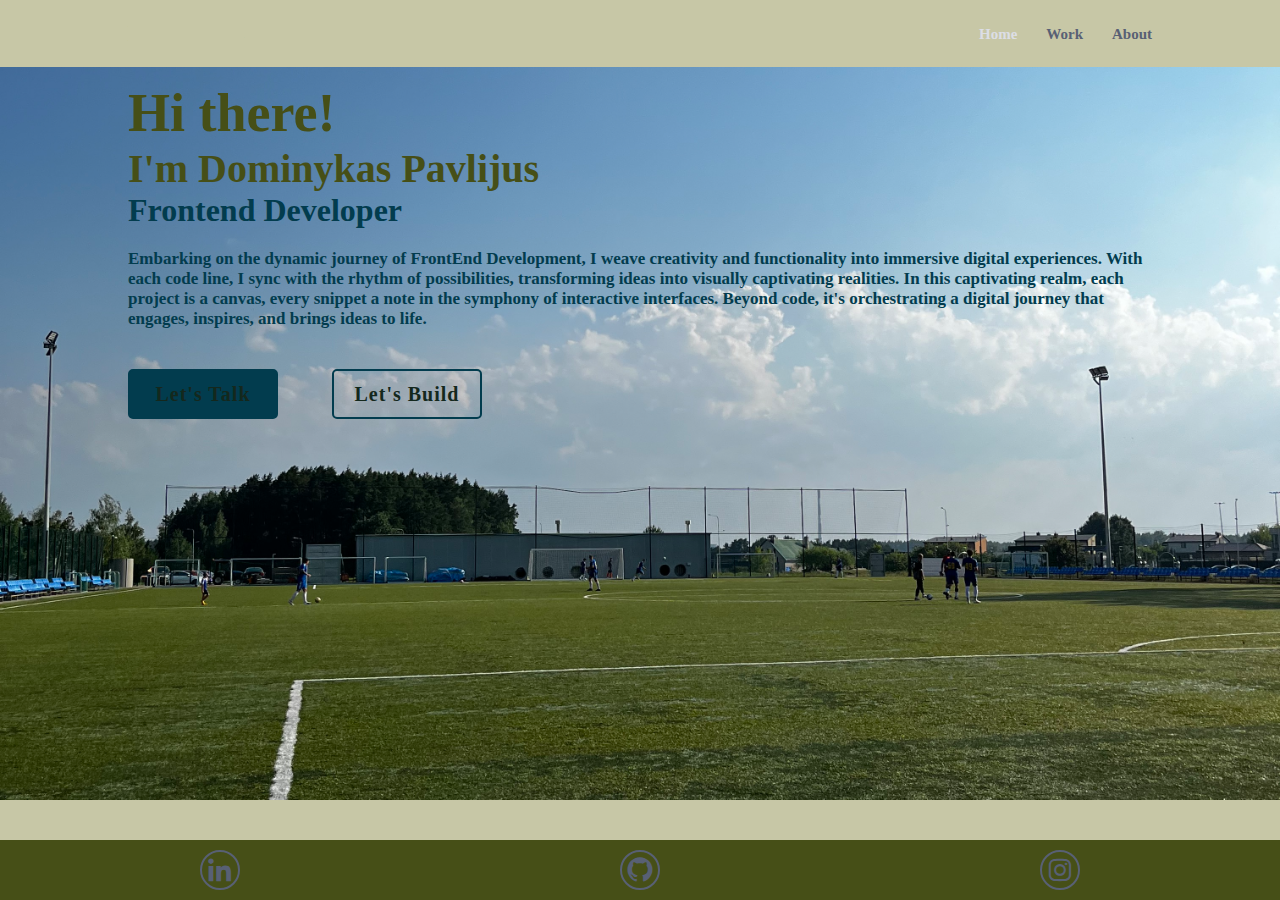
<file: HTML/home.html>
<!DOCTYPE html>
<html lang="en">
<head>
    <meta charset="UTF-8">
    <meta name="viewport" content="width=device-width, initial-scale=1.0">
    <title>Dominykas Portfolio - Home</title>
    <link href="../Style/style.css" rel="stylesheet">
    <link href='https://unpkg.com/boxicons@2.1.4/css/boxicons.min.css' rel='stylesheet'>
</head>
<body>

    <header class="header">
        <a href="#" class="logo">Dominykas</a>

        <nav class="navbar">
            <a href="#home" class="active">Home</a>
            <a href="work.html">Work</a>
            <a href="about.html">About</a>
        </nav>
    </header>
    
    <main>
        <section id="home" class="home">
            <div class="home-content">
                <h1>Hi there! </h1>
                <h2>I'm Dominykas Pavlijus</h2>
                <h3>Frontend Developer</h3>
                <p>
                    Embarking on the dynamic journey of FrontEnd Development, I weave creativity and functionality into immersive digital experiences. With each code line, I sync with the rhythm of possibilities, transforming ideas into visually captivating realities. In this captivating realm, each project is a canvas, every snippet a note in the symphony of interactive interfaces. Beyond code, it's orchestrating a digital journey that engages, inspires, and brings ideas to life.
                </p>
                <div class="btn-box"> 
                    <a href="mailto:dominykaspavlijus@gmail.com">Let's Talk</a>
                    <a href="https://github.com/B0K1NG">Let's Build</a>
                </div>
            </div>
        </section>
    </main>

    <footer class="footer">
        <div class="footer-links">
            <a href="https://www.linkedin.com/in/dominykas-pavlijus-138b41270/" target="_blank"><i class='bx bxl-linkedin'></i></a> 
            <a href="https://github.com/B0K1NG" target="_blank"><i class='bx bxl-github' ></i></a> 
            <a href="https://www.instagram.com/ig_dominykas/" target="_blank"><i class='bx bxl-instagram' ></i></a> 
        </div>
    </footer>

</body>
</html>
</file>
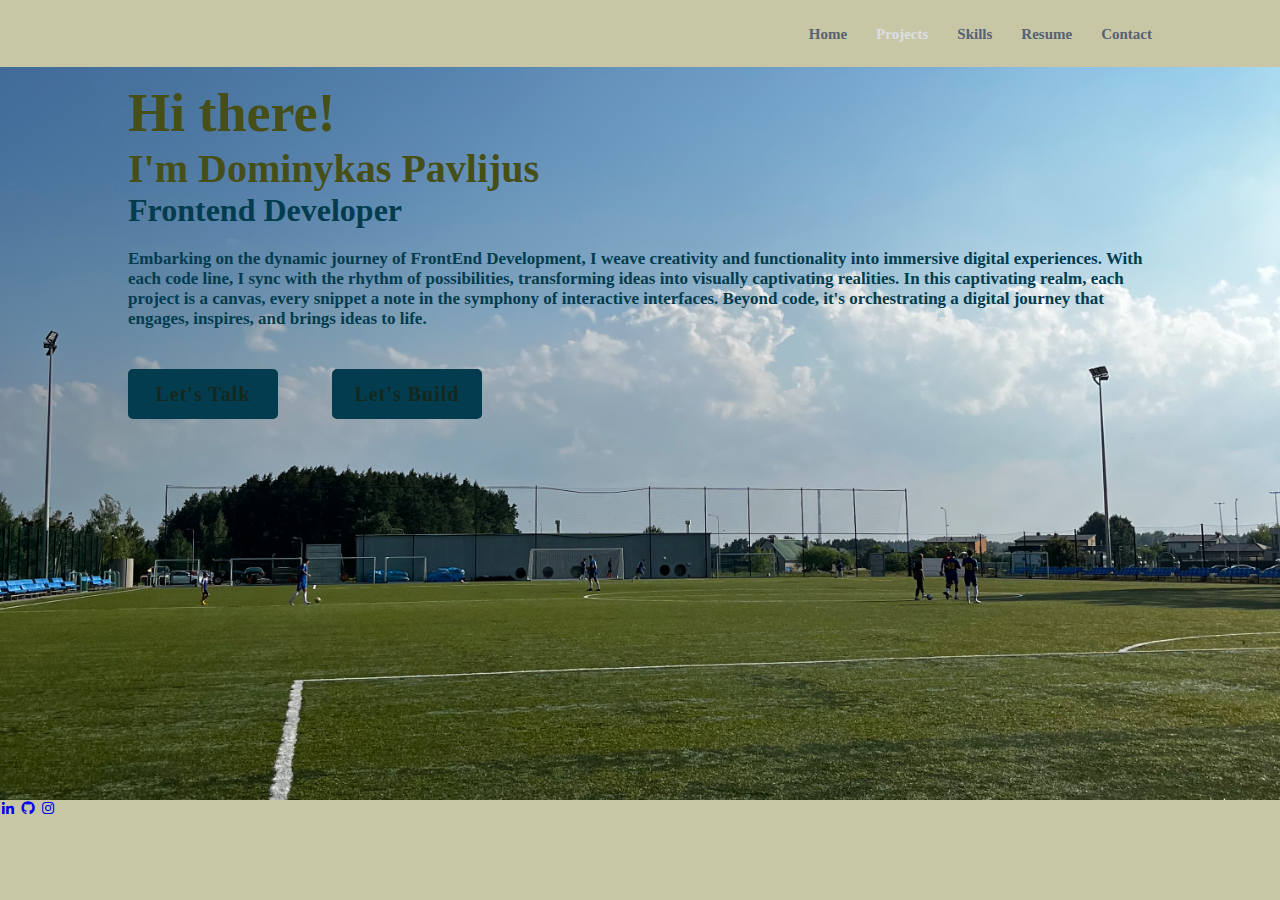
<file: HTML/projects.html>
<!DOCTYPE html>
<html>
    <head>
        <title>Projects</title>
        <link href="../Style/style.css" rel="stylesheet">
        <link href='https://unpkg.com/boxicons@2.1.4/css/boxicons.min.css' rel='stylesheet'>
    </head>
<body>
    
    <header class="header">
        <a href="#" class ="logo">Built Projects</a>

        <nav class="navbar">
            <a href="home.html">Home</a>
            <a href="projects.html" class="active">Projects</a>
            <a href="skills.html">Skills</a>
            <a href="resume.html">Resume</a>
            <a href="contact.html">Contact</a>
            
        </nav>
         </header>
    <main>
        <section class="home">
               <div class="home-content">
                   <h1>Hi there! </h1>
                   <h2>I'm Dominykas Pavlijus</h2>
                   <h3>Frontend Developer</h3>
                   <p>
                       Embarking on the dynamic journey of FrontEnd Development, I weave creativity and functionality into immersive digital experiences. With each code line, I sync with the rhythm of possibilities, transforming ideas into visually captivating realities. In this captivating realm, each project is a canvas, every snippet a note in the symphony of interactive interfaces. Beyond code, it's orchestrating a digital journey that engages, inspires, and brings ideas to life.
                       </p>
                    <div class="btn-box"> 
                        <a href="#let's talk">Let's Talk</a>
                        <a href="#let's build">Let's Build</a>
                    </div>
                </div>
            </section>
        </main>
        <footer>
            <div class="home-links">
                <a href="https://www.linkedin.com/in/dominykas-pavlijus-138b41270/" target="_blank"><i class='bx bxl-linkedin'></i></a> 
                <a href="https://github.com/B0K1NG" target="_blank"><i class='bx bxl-github' ></i></a> 
                <a href="https://www.instagram.com/ig_dominykas/" target="_blank"><i class='bx bxl-instagram' ></i></a> 
            </div>
        </footer>
    </body>
    </html>
    


     <!-- Your HTML content goes here -->
</file>
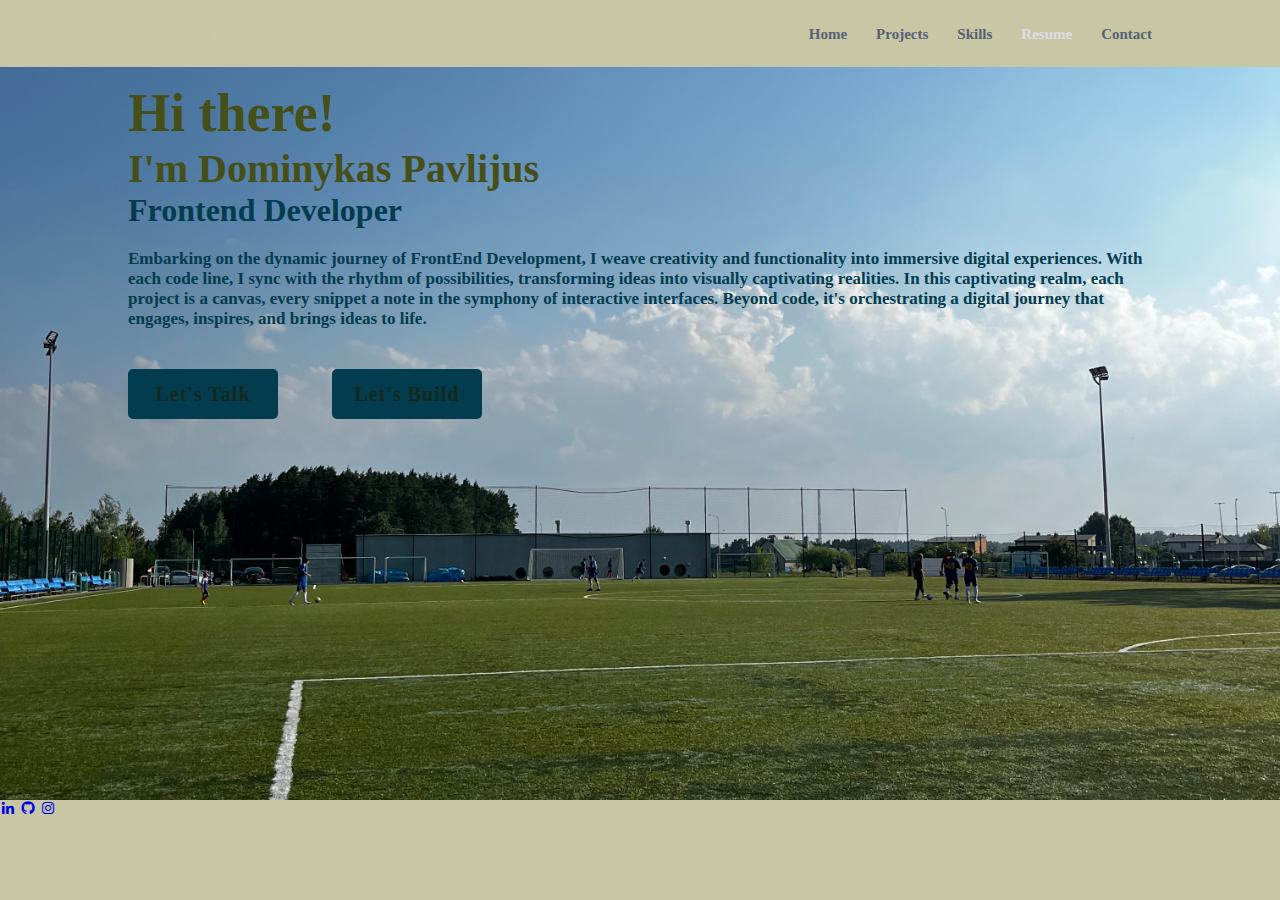
<file: HTML/resume.html>
<!DOCTYPE html>
<html>
    <head>
        <title>Resume</title>
        <link href="../Style/style.css" rel="stylesheet">
        <link href='https://unpkg.com/boxicons@2.1.4/css/boxicons.min.css' rel='stylesheet'>
    </head>
<body>
    
    <header class="header">
        <a href="#" class ="logo">Resume</a>

        <nav class="navbar">
            <a href="home.html">Home</a>
            <a href="projects.html" >Projects</a>
            <a href="skills.html">Skills</a>
            <a href="resume.html" class="active">Resume</a>
            <a href="contact.html">Contact</a>
            
        </nav>
         </header>
    <main>
        <section class="home">
               <div class="home-content">
                   <h1>Hi there! </h1>
                   <h2>I'm Dominykas Pavlijus</h2>
                   <h3>Frontend Developer</h3>
                   <p>
                       Embarking on the dynamic journey of FrontEnd Development, I weave creativity and functionality into immersive digital experiences. With each code line, I sync with the rhythm of possibilities, transforming ideas into visually captivating realities. In this captivating realm, each project is a canvas, every snippet a note in the symphony of interactive interfaces. Beyond code, it's orchestrating a digital journey that engages, inspires, and brings ideas to life.
                       </p>
                    <div class="btn-box"> 
                        <a href="#let's talk">Let's Talk</a>
                        <a href="#let's build">Let's Build</a>
                    </div>
                </div>
            </section>
        </main>
        <footer>
            <div class="home-links">
                <a href="https://www.linkedin.com/in/dominykas-pavlijus-138b41270/" target="_blank"><i class='bx bxl-linkedin'></i></a> 
                <a href="https://github.com/B0K1NG" target="_blank"><i class='bx bxl-github' ></i></a> 
                <a href="https://www.instagram.com/ig_dominykas/" target="_blank"><i class='bx bxl-instagram' ></i></a> 
            </div>
        </footer>
    </body>
    </html>
    


     <!-- Your HTML content goes here -->
</file>
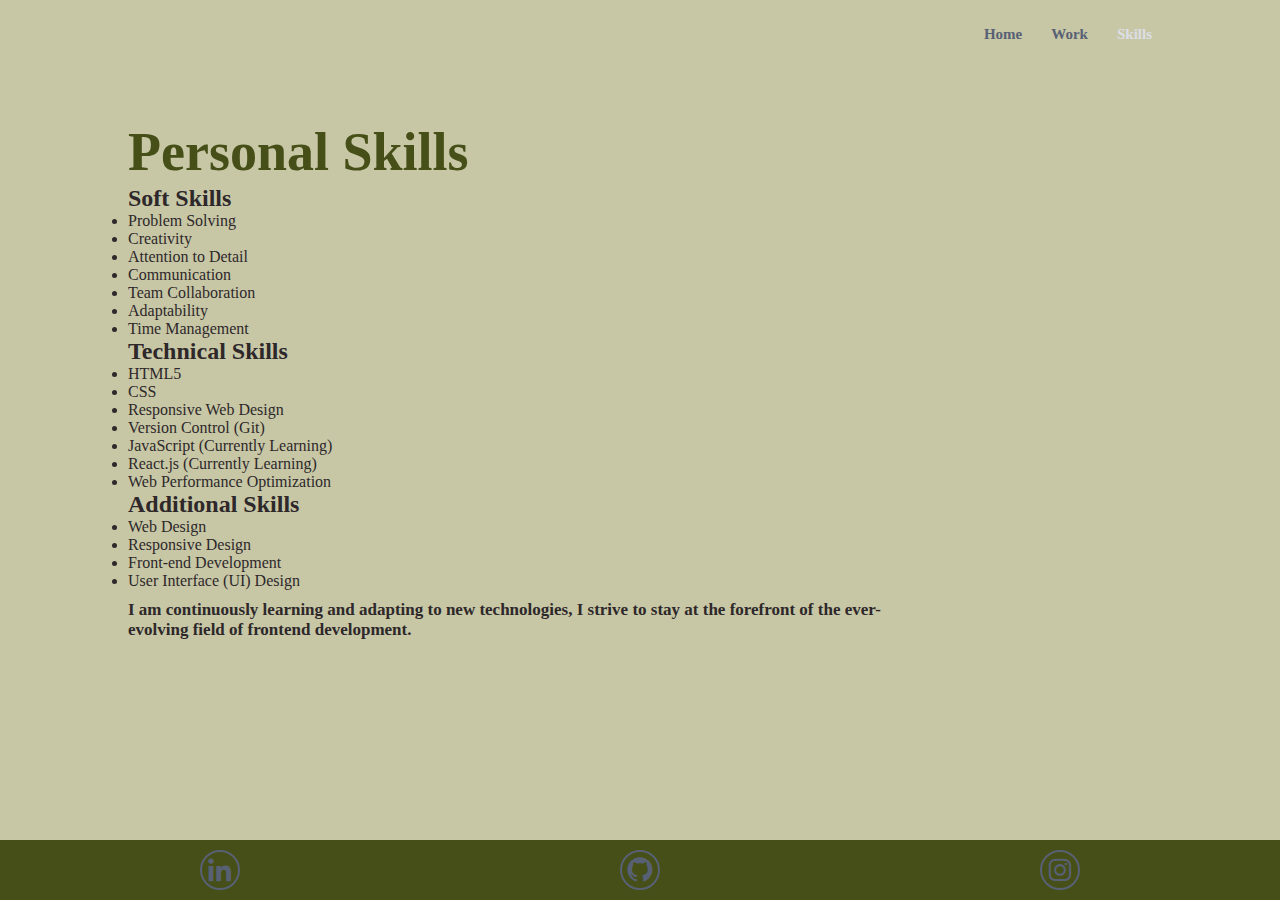
<file: HTML/skills.html>
<!DOCTYPE html>
<html lang="en">
<head>
    <meta charset="UTF-8">
    <meta name="viewport" content="width=device-width, initial-scale=1.0">
    <title>Dominykas Portfolio - Skills</title>
    <link href="../Style/style.css" rel="stylesheet">
    <link href='https://unpkg.com/boxicons@2.1.4/css/boxicons.min.css' rel='stylesheet'>
</head>
<body>

    <header class="header">
        <a href="#" class="logo">Skills that I acquired</a>

        <nav class="navbar">
            <a href="home.html">Home</a>
            <a href="work.html">Work</a>
            <a href="#skills.html" class="active">Skills</a>
        </nav>
    </header>

    <main>
        <section id="skills" class="skills">
            <div class="skills-content">
                <h1>Personal Skills</h1>
    
                <div class="skills-wrapper">
                    <div class="soft-skills">
                        <h2>Soft Skills</h2>
                        <ul>
                            <!-- Soft skills list -->
                            <li>Problem Solving</li>
                            <li>Creativity</li>
                            <li>Attention to Detail</li>
                            <li>Communication</li>
                            <li>Team Collaboration</li>
                            <li>Adaptability</li>
                            <li>Time Management</li>
                        </ul>
                    </div>
    
                    <div class="technical-skills">
                        <h2>Technical Skills</h2>
                        <ul>
                            <!-- Technical skills list -->
                            <li>HTML5</li>
                            <li>CSS</li>
                            <li>Responsive Web Design</li>
                            <li>Version Control (Git)</li>
                            <li>JavaScript (Currently Learning)</li>
                            <li>React.js (Currently Learning)</li>
                            <li>Web Performance Optimization</li>
                        </ul>
                    </div>
                </div>
    
                <div class="additional-skills">
                    <h2>Additional Skills</h2>
                    <ul>
                        <!-- Additional skills list -->
                        <li>Web Design</li>
                        <li>Responsive Design</li>
                        <li>Front-end Development</li>
                        <li>User Interface (UI) Design</li>
                    </ul>
                </div>
    
                <p>
                    I am continuously learning and adapting to new technologies, I strive to stay at the forefront of the ever-evolving field of frontend development.
                </p>
            </div>
        </section>
    </main>
    <footer class="footer">
        <div class="footer-links">
            <a href="https://www.linkedin.com/in/dominykas-pavlijus-138b41270/" target="_blank"><i class='bx bxl-linkedin'></i></a> 
            <a href="https://github.com/B0K1NG" target="_blank"><i class='bx bxl-github' ></i></a> 
            <a href="https://www.instagram.com/ig_dominykas/" target="_blank"><i class='bx bxl-instagram' ></i></a> 
        </div>
    </footer>
</body>
</html>
</file>
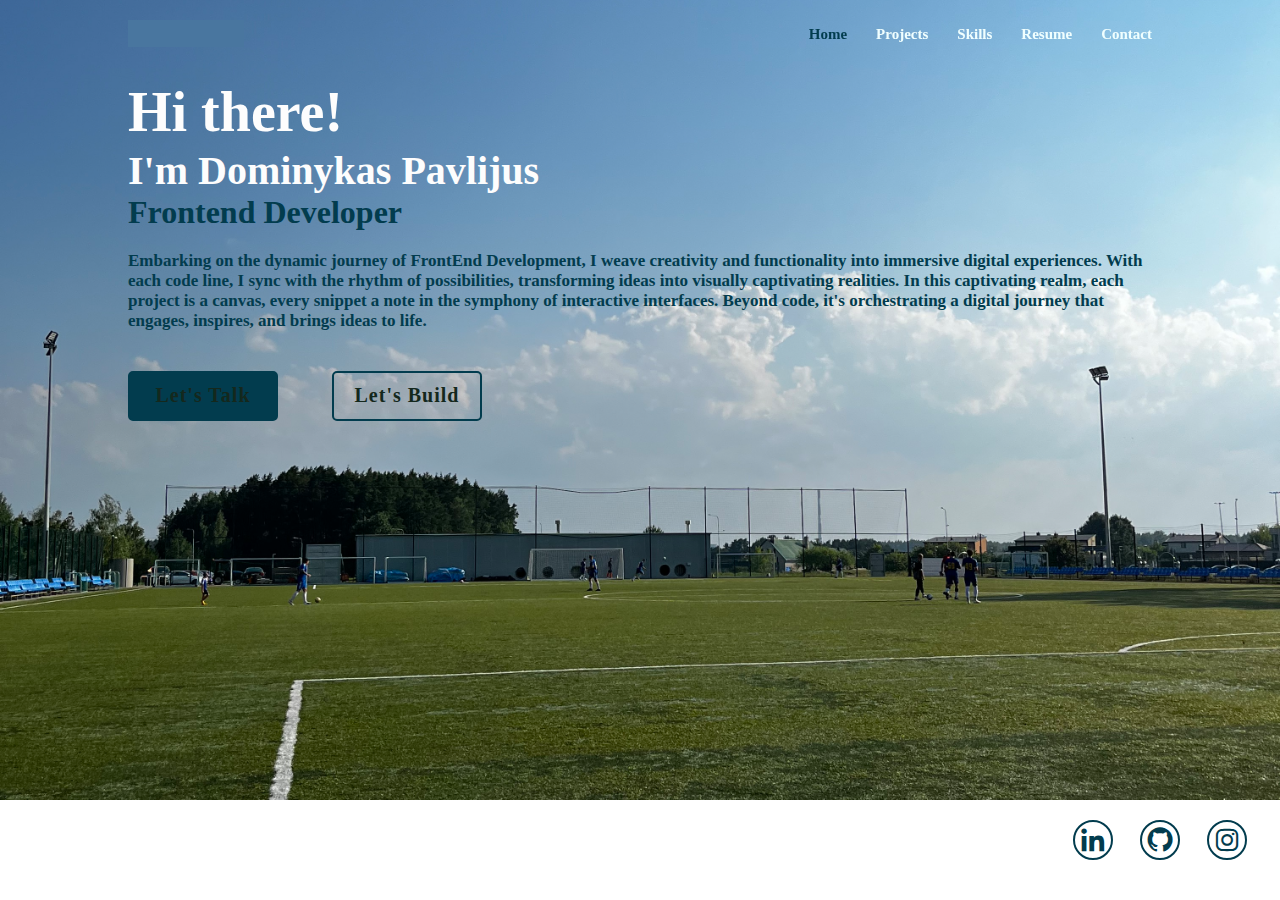
<file: Dominykas Portfolio/HTML/home.html>
<!DOCTYPE html>
<html>
    <head>
        <title>Dominykas Portfolio</title>
        <link href="../Style/style.css" rel="stylesheet">
        <link href='https://unpkg.com/boxicons@2.1.4/css/boxicons.min.css' rel='stylesheet'>
    </head>
<body>
    
    <header class="header">
        <a href="#" class ="logo">Dominykas</a>

        <nav class="navbar">
            <a href="home.html" class="active">Home</a>
            <a href="projects.html">Projects</a>
            <a href="skills.html">Skills</a>
            <a href="resume.html">Resume</a>
            <a href="contact.html">Contact</a>
            
        </nav>
         </header>
         
         <main>
         <section class="home">
            <div class="home-content">
                <h1>Hi there! </h1>
                <h2>I'm Dominykas Pavlijus</h2>
                <h3>Frontend Developer</h3>
                <p>
                    Embarking on the dynamic journey of FrontEnd Development, I weave creativity and functionality into immersive digital experiences. With each code line, I sync with the rhythm of possibilities, transforming ideas into visually captivating realities. In this captivating realm, each project is a canvas, every snippet a note in the symphony of interactive interfaces. Beyond code, it's orchestrating a digital journey that engages, inspires, and brings ideas to life.
                    </p>
                    <div class="btn-box"> 
                        <a href="../HTML/contact.html">Let's Talk</a>
                        <a href="https://github.com/B0K1NG">Let's Build</a>
                    </div>
            </div>
         </section>
        </main>
    <footer>
        <div class="home-links">
            <a href="https://www.linkedin.com/in/dominykas-pavlijus-138b41270/" target="_blank"><i class='bx bxl-linkedin'></i></a> 
            <a href="https://github.com/B0K1NG" target="_blank"><i class='bx bxl-github' ></i></a> 
            <a href="https://www.instagram.com/ig_dominykas/" target="_blank"><i class='bx bxl-instagram' ></i></a> 
            </div>
    </footer>
</body>
    </html>


     <!-- Your HTML content goes here -->
</file>
<file: style.css>
/* General Styling */
  @import url('https://fonts.googleapis.com/css2?family=Roboto:wght@300;400;500;700&display=swap');

  * {
    margin: 0;
    padding: 0;
  }
  
  body {
    font-family: "Roboto", sans-serif;
  }
  
  html {
    scroll-behavior: smooth;
  }
  
  p {
    color: rgb(85, 85, 85);
  }
  
  /* TRANSITION */
  
  a,
  .btn {
    transition: all 300ms ease;
  }
  
  /* DESKTOP NAV */
  
  nav,
  .nav-links {
    display: flex;
  }
  
  nav {
    justify-content: space-around;
    align-items: center;
    height: 17vh;
  }
  
  .nav-links {
    gap: 2rem;
    list-style: none;
    font-size: 1.5rem;
  }
  
  a {
    color: black;
    text-decoration: none;
    text-decoration-color: white;
  }
  
  a:hover {
    color: grey;
    text-decoration: underline;
    text-underline-offset: 1rem;
    text-decoration-color: rgb(181, 181, 181);
  }
  
  .logo {
    font-size: 2rem;
  }
  
  .logo:hover {
    cursor: default;
  }
  
  /* HAMBURGER MENU */
  
  #hamburger-nav {
    display: none;
  }
  
  .hamburger-menu {
    position: relative;
    display: inline-block;
  }
  
  .hamburger-icon {
    display: flex;
    flex-direction: column;
    justify-content: space-between;
    height: 24px;
    width: 30px;
    cursor: pointer;
  }
  
  .hamburger-icon span {
    width: 100%;
    height: 2px;
    background-color: black;
    transition: all 0.3 ease-in-out;
  }
  
  .menu-links {
    position: absolute;
    top: 100%;
    right: 0;
    background-color: white;
    width: fit-content;
    max-height: 0;
    overflow: hidden;
    transition: all 0.3 ease-in-out;
  }
  
  .menu-links a {
    display: block;
    padding: 10px;
    text-align: center;
    font-size: 1.5rem;
    color: black;
    text-decoration: none;
    transition: all 0.3 ease-in-out;
  }
  
  .menu-links li {
    list-style: none;
  }
  
  .menu-links.open {
    max-height: 300px;
  }
  
  .hamburger-icon.open span:first-child {
    transform: rotate(45deg) translate(10px, 5px);
  }
  
  .hamburger-icon.open span:nth-child(2) {
    opacity: 0;
  }
  
  .hamburger-icon.open span:last-child {
    transform: rotate(-45deg) translate(10px, -5px);
  }
  
  .hamburger-icon span:first-child {
    transform: none;
  }
  
  .hamburger-icon span:first-child {
    opacity: 1;
  }
  
  .hamburger-icon span:first-child {
    transform: none;
  }
  
  /* SECTIONS */
  
  section {
    padding-top: 4vh;
    height: 96vh;
    margin: 0 10rem;
    box-sizing: border-box;
    min-height: fit-content;
  }
  
  .section-container {
    display: flex;
  }
  
  /* PROFILE SECTION */
  
  #profile {
    display: flex;
    justify-content: center;
    gap: 5rem;
    height: 80vh;
  }
  
  .section__pic-container {
    display: flex;
    height: 400px;
    width: 590px;
    margin: auto 0;
  }
  
  .section__text {
    align-self: center;
    text-align: center;
  }
  
  .section__text p {
    font-weight: 600;
  }
  
  .section__text__p1 {
    text-align: center;
  }
  
  .section__text__p2 {
    font-size: 1.75rem;
    margin-bottom: 1rem;
  }
  
  .title {
    font-size: 3rem;
    text-align: center;
  }
  
  #socials-container {
    display: flex;
    justify-content: center;
    margin-top: 1rem;
    gap: 1rem;
  }
  
  /* ICONS */
  
  .icon {
    cursor: pointer;
    height: 2rem;
  }
  
  /* BUTTONS */
  
  .btn-container {
    display: flex;
    justify-content: center;
    gap: 1rem;
  }
  
  .btn {
    font-weight: 600;
    transition: all 300ms ease;
    padding: 1rem;
    width: 8rem;
    border-radius: 2rem;
  }
  
  .btn-color-1,
  .btn-color-2 {
    border: rgb(53, 53, 53) 0.1rem solid;
  }
  
  .btn-color-1:hover,
  .btn-color-2:hover {
    cursor: pointer;
  }
  
  .btn-color-1,
  .btn-color-2:hover {
    background: rgb(53, 53, 53);
    color: white;
  }
  
  .btn-color-1:hover {
    background: rgb(0, 0, 0);
  }
  
  .btn-color-2 {
    background: none;
  }
  
  .btn-color-2:hover {
    border: rgb(255, 255, 255) 0.1rem solid;
  }
  
  .btn-container {
    gap: 1rem;
  }
  
  /* ABOUT SECTION */
  
  #about {
    position: relative;
  }
  
  .about-containers {
    gap: 2rem;
    margin-bottom: 2rem;
    margin-top: 2rem;
  }
  
  .about-details-container {
    justify-content: center;
    flex-direction: column;
  }
  
  .about-containers,
  .about-details-container {
    display: flex;
  }
  
  .about-pic {
    border-radius: 2rem;
  }
  
  .arrow {
    position: absolute;
    right: -5rem;
    bottom: 2.5rem;
  }
  
  .details-container {
    padding: 1.5rem;
    flex: 1;
    background: white;
    border-radius: 2rem;
    border: rgb(53, 53, 53) 0.1rem solid;
    border-color: rgb(163, 163, 163);
    text-align: center;
  }
  
  .section-container {
    gap: 4rem;
    height: 80%;
  }
  
  .section__pic-container {
    height: 400px;
    width: 590px;
    margin: auto 0;
  }
  
  /* EXPERIENCE SECTION */
  
  #experience {
    position: relative;
  }
  
  .experience-sub-title {
    color: rgb(85, 85, 85);
    font-weight: 600;
    font-size: 1.75rem;
    margin-bottom: 2rem;
  }
  
  .experience-details-container {
    display: flex;
    justify-content: center;
    flex-direction: column;
  }
  
  .article-container {
    display: flex;
    text-align: initial;
    flex-wrap: wrap;
    flex-direction: row;
    gap: 2.5rem;
    justify-content: space-around;
  }
  
  article {
    display: flex;
    width: 10rem;
    justify-content: space-around;
    gap: 0.5rem;
  }
  
  article .icon {
    cursor: default;
  }

  /* PROJECTS SECTION */
  
  #projects {
    position: relative;
  }
  
  .color-container {
    border-color: rgb(163, 163, 163);
    background: rgb(250, 250, 250);
  }
  
  .project-img {
    border-radius: 2rem;
    width: 90%;
    height: 90%;
  }
  
  .project-title {
    margin: 1rem;
    color: black;
  }
  
  .project-btn {
    color: black;
    border-color: rgb(163, 163, 163);
  }
  
  /* CONTACT */
  
  #contact {
    display: flex;
    justify-content: center;
    flex-direction: column;
    height: 70vh;
  }
  
  .contact-info-upper-container {
    display: flex;
    justify-content: center;
    border-radius: 2rem;
    border: rgb(53, 53, 53) 0.1rem solid;
    border-color: rgb(163, 163, 163);
    background: (250, 250, 250);
    margin: 2rem auto;
    padding: 0.5rem;
  }
  
  .contact-info-container {
    display: flex;
    align-items: center;
    justify-content: center;
    gap: 0.5rem;
    margin: 1rem;
  }
  
  .contact-info-container p {
    font-size: larger;
  }
  
  .contact-icon {
    cursor: default;
    margin-left: 20px;
  }
  
  .email-icon {
    height: 2.5rem;
  }

  
  /* FOOTER SECTION */
  
  footer {
    height: 26vh;
    margin: 0 1rem;
  }
  
  footer p {
    text-align: center;
  }
</file>
<file: mediaqueries.css>
@media screen and (max-width: 1400px) {
  #profile {
    height: 83vh;
    margin-bottom: 6rem;
  }
  .about-containers {
    flex-wrap: wrap;
  }
  #contact,
  #projects {
    height: fit-content;
  }
}

@media screen and (max-width: 1200px) {
  #desktop-nav {
    display: none;
  }
  #hamburger-nav {
    display: flex;
  }
  #experience,
  .experience-details-container {
    margin-top: 2rem;
  }
  #profile,
  .section-container {
    display: block;
  }
  .arrow {
    display: none;
  }
  section,
  .section-container {
    height: fit-content;
  }
  section {
    margin: 0 5%;
  }
  .section__pic-container {
    width: 200px;
    height: 250px;
    margin: 1 auto 1rem;
  }
  .about-pic {
    margin: 0 auto 2rem;
  }
  .about-containers {
    margin-top: 0;
  }
}

@media screen and (max-width: 600px) {
  #contact,
  footer {
    height: 40vh;
  }
  #profile {
    height: 83vh;
    margin-bottom: 0;
  }
  article {
    font-size: 1rem;
  }
  footer nav {
    height: fit-content;
    margin-bottom: 2rem;
  }
  .about-containers, 
  .contact-info-upper-container, 
  .btn-container {
    flex-wrap: wrap;
  }
  .contact-info-container {
    margin: 0;
  }
  .contact-info-container p,
  .nav-links li a {
    font-size: 1rem;
  }
  .experience-sub-title {
    font-size: 1.25rem;
  }
  .logo {
    font-size: 1.5rem;
  } 
  .nav-links {
    flex-direction: column;
    gap: 0.5rem;
    text-align: center;
  }
  .section-pic-container {
    width: auto;
    height: 46vh;
    justify-content: center;
  }
  .section__text__p2 {
    font-size: 1.25rem;
  }
  .title {
    font-size: 2rem;
  }
  .text-container {
    text-align: justify;
  }
}
</file>
<file: Style/style.css>
* {
    margin: 0;
    padding: 0;
    box-sizing: border-box;
    font-family: Georgia, 'Times New Roman', Times, serif;
    scroll-behavior: smooth;

}

body {
    background-color: #C7C7A6;
    color: rgb(253, 253, 253);
    overflow-x: hidden;
    overflow-y: scroll;

}

.header {
    position: fixed;
    top: 0;
    left: 0;
    width: 100%;
    padding: 20px 10%;
    background: transparent;
    display: flex;
    justify-content: space-between;
    align-items: center;
    z-index: 100;
    background-color: #C7C7A6;
    
    
}

.logo {
    position: static;
    font-size: 24px;
    color: #586074;
    text-decoration: none;
    font-weight: 750;
    position: relative;
}

.logo::before {
    content: '';
    position: absolute;
    top: 0;
    right: 0;
    width: 100%;
    height: 100%;
    background: #C7C7A6;
    animation: showRight 3s ease forwards;
    animation-delay: .4s;
}

.navbar {
    position:static;
}

.navbar a {
    font-size: 15px;
    color: #586074;
    text-decoration: none; 
    font-weight: 550;
    margin-left: 25px;
    transition: 0.3s;
    
}

.navbar a:hover,
.navbar a.active{
    color: #DCDEE5;
}

.home {
    height: 800px;
    background: url('../Pictures/football.jpeg') no-repeat;
    background-size: cover;
    background-position: center;
    display: flex;
    align-items: center;
    padding: 0 10%;
    
}

.home-content {
    max-width: 350x;
    margin-bottom: 300px;
    color: #464F17;
}

.home-content h1 {
    
    font-size: 54px;
    font-weight: 700px;
    line-height: 1.2;
}

.home-content h2 {
    font-size: 40px;
    font-weight: 550px;
}

.home-content h3 {
    font-size: 32px;
    font-weight: 700;
    color: #023c4e;
}

.home-content p {
    font-size: 17px;
    margin: 20px 0px 40px;
    color: #023c4e;
    font-weight: bold;
    
    
}

.home-content .btn-box {
    display: flex;
    justify-content: space-between;
    width: 354px;
    height: 50px;
}

.btn-box a {
    position: relative;
    display: inline-flex;
    justify-content: center;
    align-items: center;
    width: 150px;
    height: 100%;
    background: #023c4e;
    border: 2px solid #023c4e;
    border-radius: 5px;
    font-size: 20px;
    color: #14281D;
    text-decoration: none;
    font-weight: 600;
    letter-spacing: 1px;   
    z-index: 1;
    overflow: hidden;
    transition: 0.5s;
}

.btn-box a[href="contact.html"] ,
.btn-box a[href="https://github.com/B0K1NG"] {
    background: transparent;
    color: 023c4e;
}

.btn-box a::before {
    content: '';
    position: absolute;
    top: 0;
    left: 0;
    width: 0;
    height: 100%;
    background: azure;
    z-index: -1;
    transition: 0.5s;
}

.btn-box a:hover::before {
    width: 100%;
}

/*KEYFRAMES ANIMATION*/
@keyframes showRight {
    100% {
        width: 0;
    }
}

@keyframes showLeft {
    100% {
        width: 0;
    }
}

/* Work SECTION */

.work {
    min-height:100vh;
    background: #C7C7A6 no-repeat;
    background-size: cover;
    background-position: center;
    display: flex;
    align-items: center;
    padding: 0 10%;
    position: relative;
    justify-content: center;
    
}

.work-content {
    max-width: 800px; 
    margin-bottom: 50%;
    color: #2E282A;
    text-align: center
}

.work-content h1 {
    font-size: 54px;
    font-weight: 700;
    line-height: 1.2;
    color: #464F17;
}

.work-item h2 {
    font-size: 30px;
    font-weight: 700;
    line-height: 1.2;
    letter-spacing: .1em;
}

.work-content p {
    font-size: 20px;
    margin: 10px 0px 40px;
    font-weight: bold;
}

.work-content li {
    font-size: 15px;
    font-weight: 700;
    list-style: none;
}

#paintShopMain {
    max-width: 100%;
    height: auto;
    display: block;
}

#colorGuide {
    max-width: 100%;
    height: auto;
    display: block;
}

#footerPaintShop {
    max-width: 100%;
    height: auto;
    display: block;
}

#auctionJava {
    max-width: 100%;
    height: auto;
    display: block;
}

#daviesBurgersMain {
    max-width: 100%;
    height: auto;
    display: block;
}

#daviesBurgersCalories {
    max-width: 100%;
    height: auto;
    display: block;
}

/* Skills SECTION */

.skills {
    height: 800px;
    background: #C7C7A6 no-repeat;
    background-size: cover;
    background-position: center;
    display: flex;
    align-items: center;
    padding: 0 10%;
}

.skills-content {
    max-width: 800px; 
    color: #2E282A;
}

.skills-content h1 {
    font-size: 54px;
    font-weight: 700;
    line-height: 1.2;
    color: #464F17;
    
}

.skills-content p {
    font-size: 17px;
    margin: 10px 0px 40px;
    font-weight: bold;
}

/*Footer*/
.footer {
    position: fixed;
    bottom: 0;
    left: 0;
    width: 100%;
    background-color: #464F17; 
    padding: 10px;
    text-align: center;
}

.footer-links {
    display: flex;
    justify-content: space-around;
}

.footer-links a {
    position: relative;
    display: inline-flex;
    justify-content: center;
    align-items: center;
    width: 40px;
    height: 40px;
    background: transparent;
    border: 2px solid #586074;
    border-radius: 50%;
    font-size: 30px;
    color: #586074;
    text-decoration: none;
    z-index: 1;
    overflow: hidden;
    transition: 0.5s;
}

.footer-links a::before {
    content:'';
    position: absolute;
    top: 0;
    left: 0;
    width: 0;
    height: 100%;
    background: #DCDEE5;
    z-index: -1;
    transition: 0.5s;
}

.footer-links a:hover::before { 
    width: 100%;
}
</file>
<file: Dominykas Portfolio/Style/style.css>
* {
    margin: 0;
    padding: 0;
    box-sizing: border-box;
    font-family: Georgia, 'Times New Roman', Times, serif;
}

body {
    
    color: rgb(253, 253, 253);
    overflow: hidden;

}

.header {
    position: fixed;
    top: 0;
    left: 0;
    width: 100%;
    padding: 20px 10%;
    background: transparent;
    display: flex;
    justify-content: space-between;
    align-items: center;
    z-index: 100;
}

.logo {
    position: relative;
    font-size: 24px;
    color: azure;
    text-decoration: none;
    font-weight: 750;
}

.logo::before {
    content: '';
    position: absolute;
    top: 0;
    right: 0;
    width: 100%;
    height: 100%;
    background: #49769F;
    animation: showRight 1s ease forwards;
    animation-delay: .4s;
}

.navbar a {
    font-size: 15px;
    color: azure;
    text-decoration: none; 
    font-weight: 550;
    margin-left: 25px;
    transition: 0.3s;
}

.navbar a:hover,
.navbar a.active {
    color: #023c4e;
}

.home {
    height: 800px;
    background: url('../Pictures/football.jpeg') no-repeat;
    background-size: cover;
    background-position: center;
    display: flex;
    align-items: center;
    padding: 0 10%;
    
}

.home-content {
    max-width: 350x;
    margin-bottom: 300px;
}

.home-content h1 {
    
    font-size: 56px;
    font-weight: 700px;
    line-height: 1.2;
}

.home-content h2 {
    font-size: 40px;
    font-weight: 550px;
}

.home-content h3 {
    font-size: 32px;
    font-weight: 700;
    color: #023c4e;
}

.home-content p {
    font-size: 17px;
    margin: 20px 0px 40px;
    color: #023c4e;
    font-weight: bold;
    
    
}

.home-content .btn-box {
    display: flex;
    justify-content: space-between;
    width: 354px;
    height: 50px;
}

.btn-box a {
    position: relative;
    display: inline-flex;
    justify-content: center;
    align-items: center;
    width: 150px;
    height: 100%;
    background: #023c4e;
    border: 2px solid #023c4e;
    border-radius: 5px;
    font-size: 20px;
    color: #14281D;
    text-decoration: none;
    font-weight: 600;
    letter-spacing: 1px;   
    z-index: 1;
    overflow: hidden;
    transition: 0.5s;
}

.btn-box a[href="contact.html"] ,
.btn-box a[href="https://github.com/B0K1NG"] {
    background: transparent;
    color: 023c4e;
}

.btn-box a::before {
    content: '';
    position: absolute;
    top: 0;
    left: 0;
    width: 0;
    height: 100%;
    background: azure;
    z-index: -1;
    transition: 0.5s;
}

.btn-box a:hover::before {
    width: 100%;
}

.home-links {
    position: absolute;
    bottom: 40px;
    right: 20px;
    width: 200px;
    display: flex;
    justify-content: space-around;
    border-top: 200px;
}

.home-links a {
    position: relative;
    display: inline-flex;
    justify-content: center;
    align-items: center;
    width: 40px;
    height: 40px;
    background: transparent;
    border: 2px solid #023c4e;
    border-radius: 50%;
    font-size: 30px;
    color: #023c4e;
    text-decoration: none;
    z-index: 1;
    overflow: hidden;
    transition: 0.5s;
}


.home-links a::before {
    content:'';
    position: absolute;
    top: 0;
    left: 0;
    width: 0;
    height: 100%;
    background: azure;
    z-index: -1;
    transition: 0.5s;
}



.home-links a:hover::before { 
    width: 100%;
}

/*KEYFRAMES ANIMATION*/
@keyframes showRight {
    100% {
        width: 0;
    }
}
</file>
